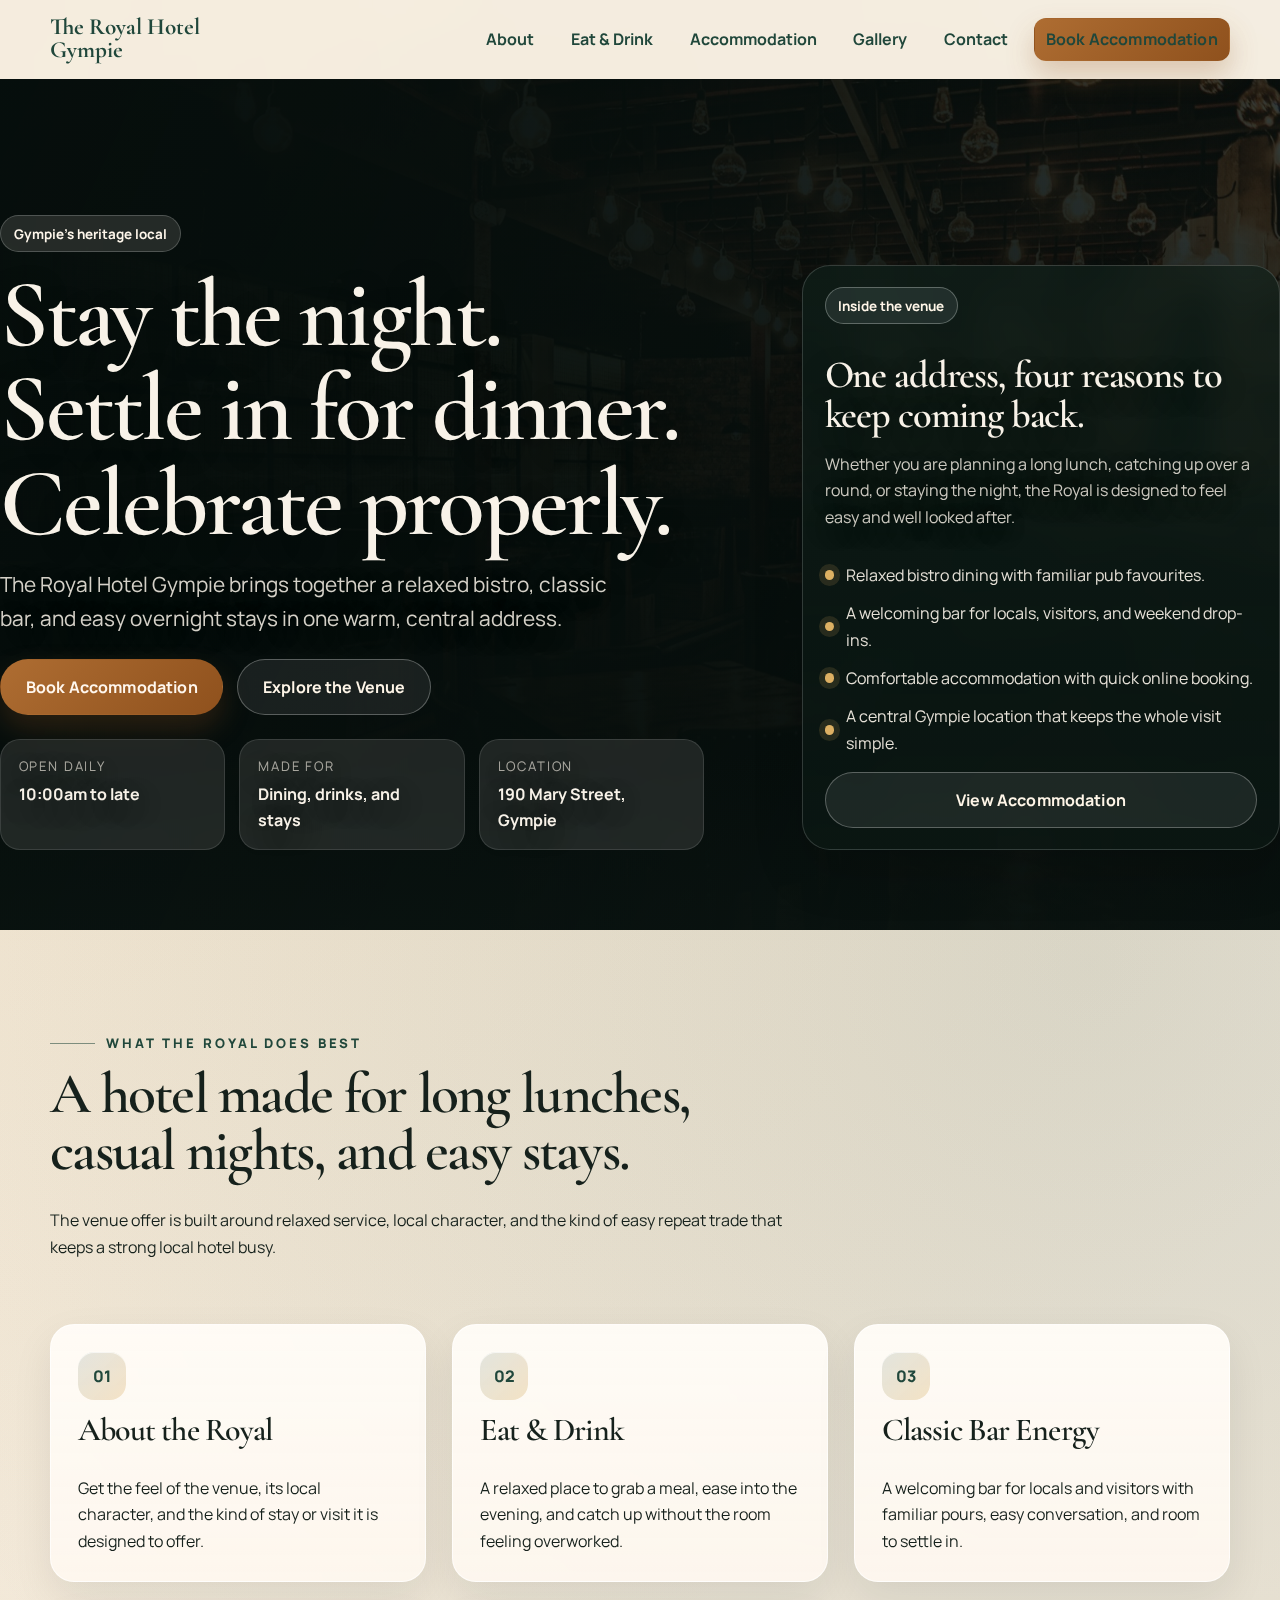
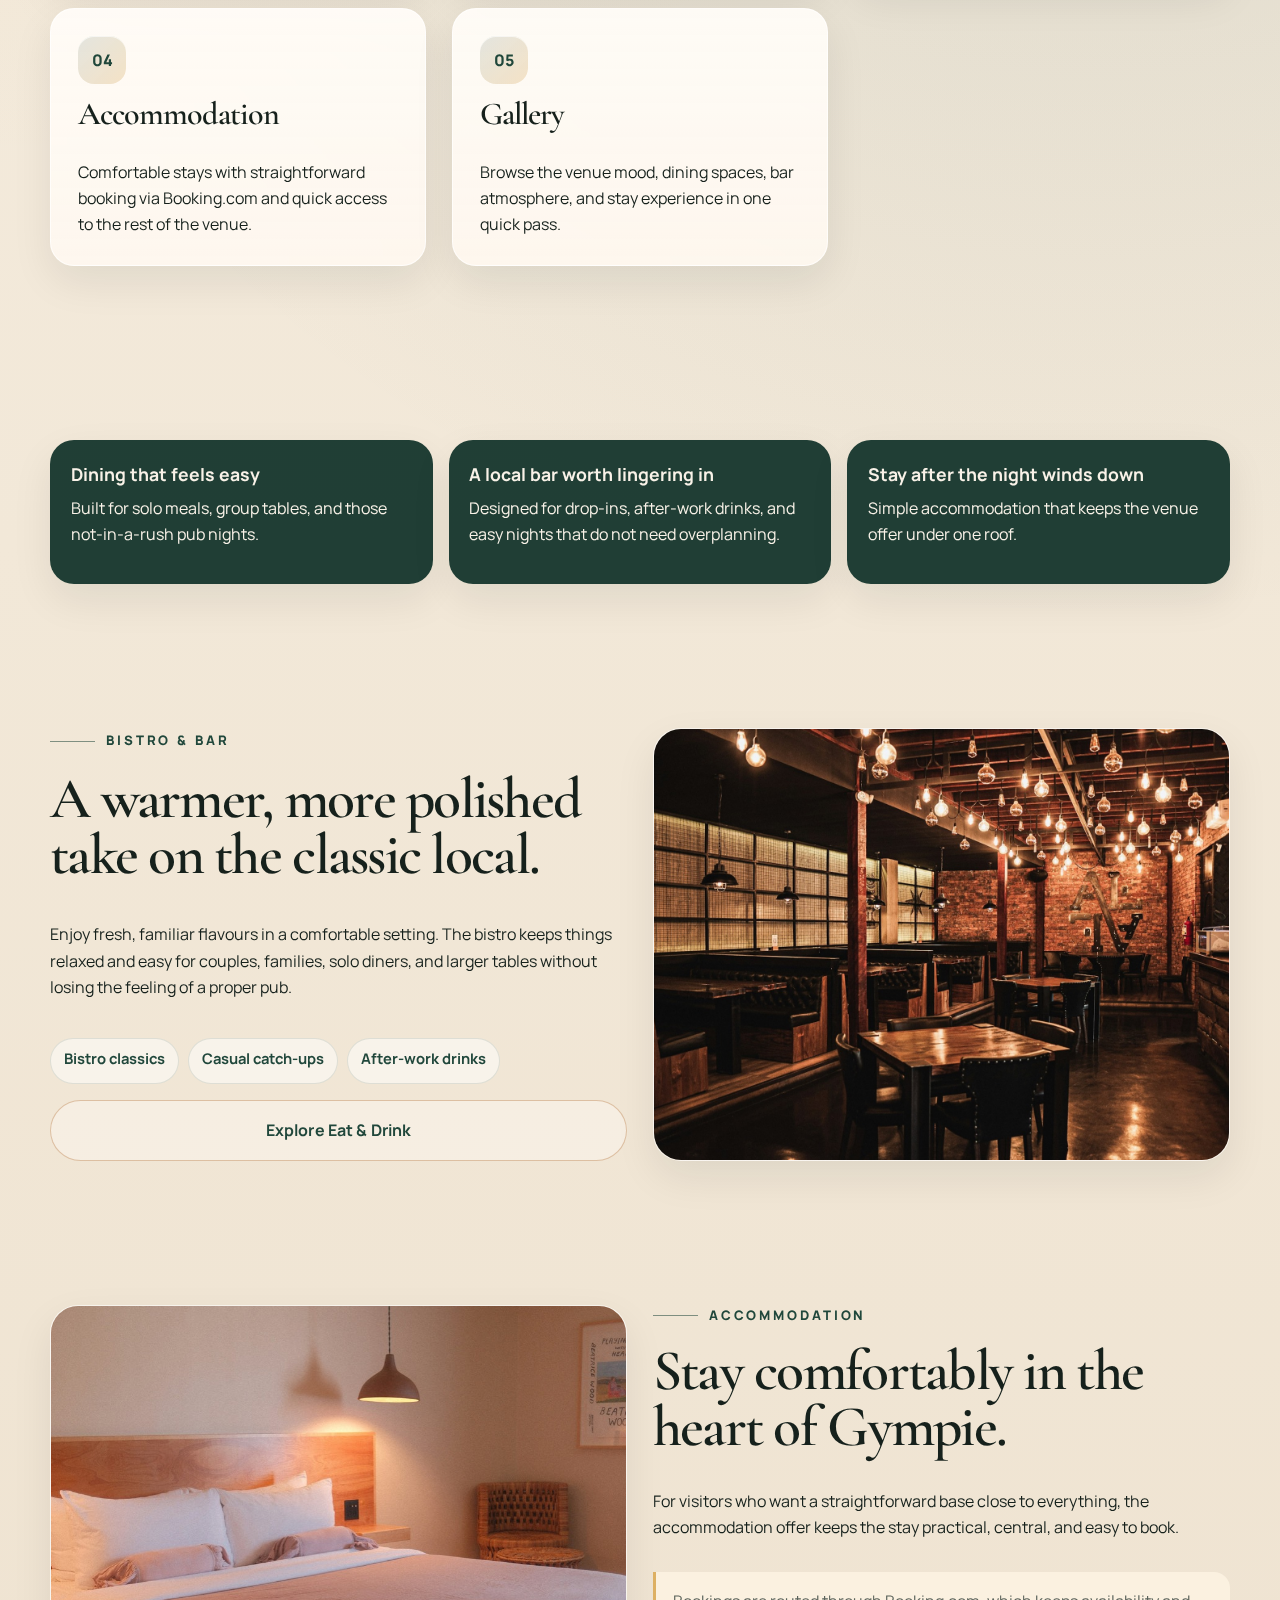
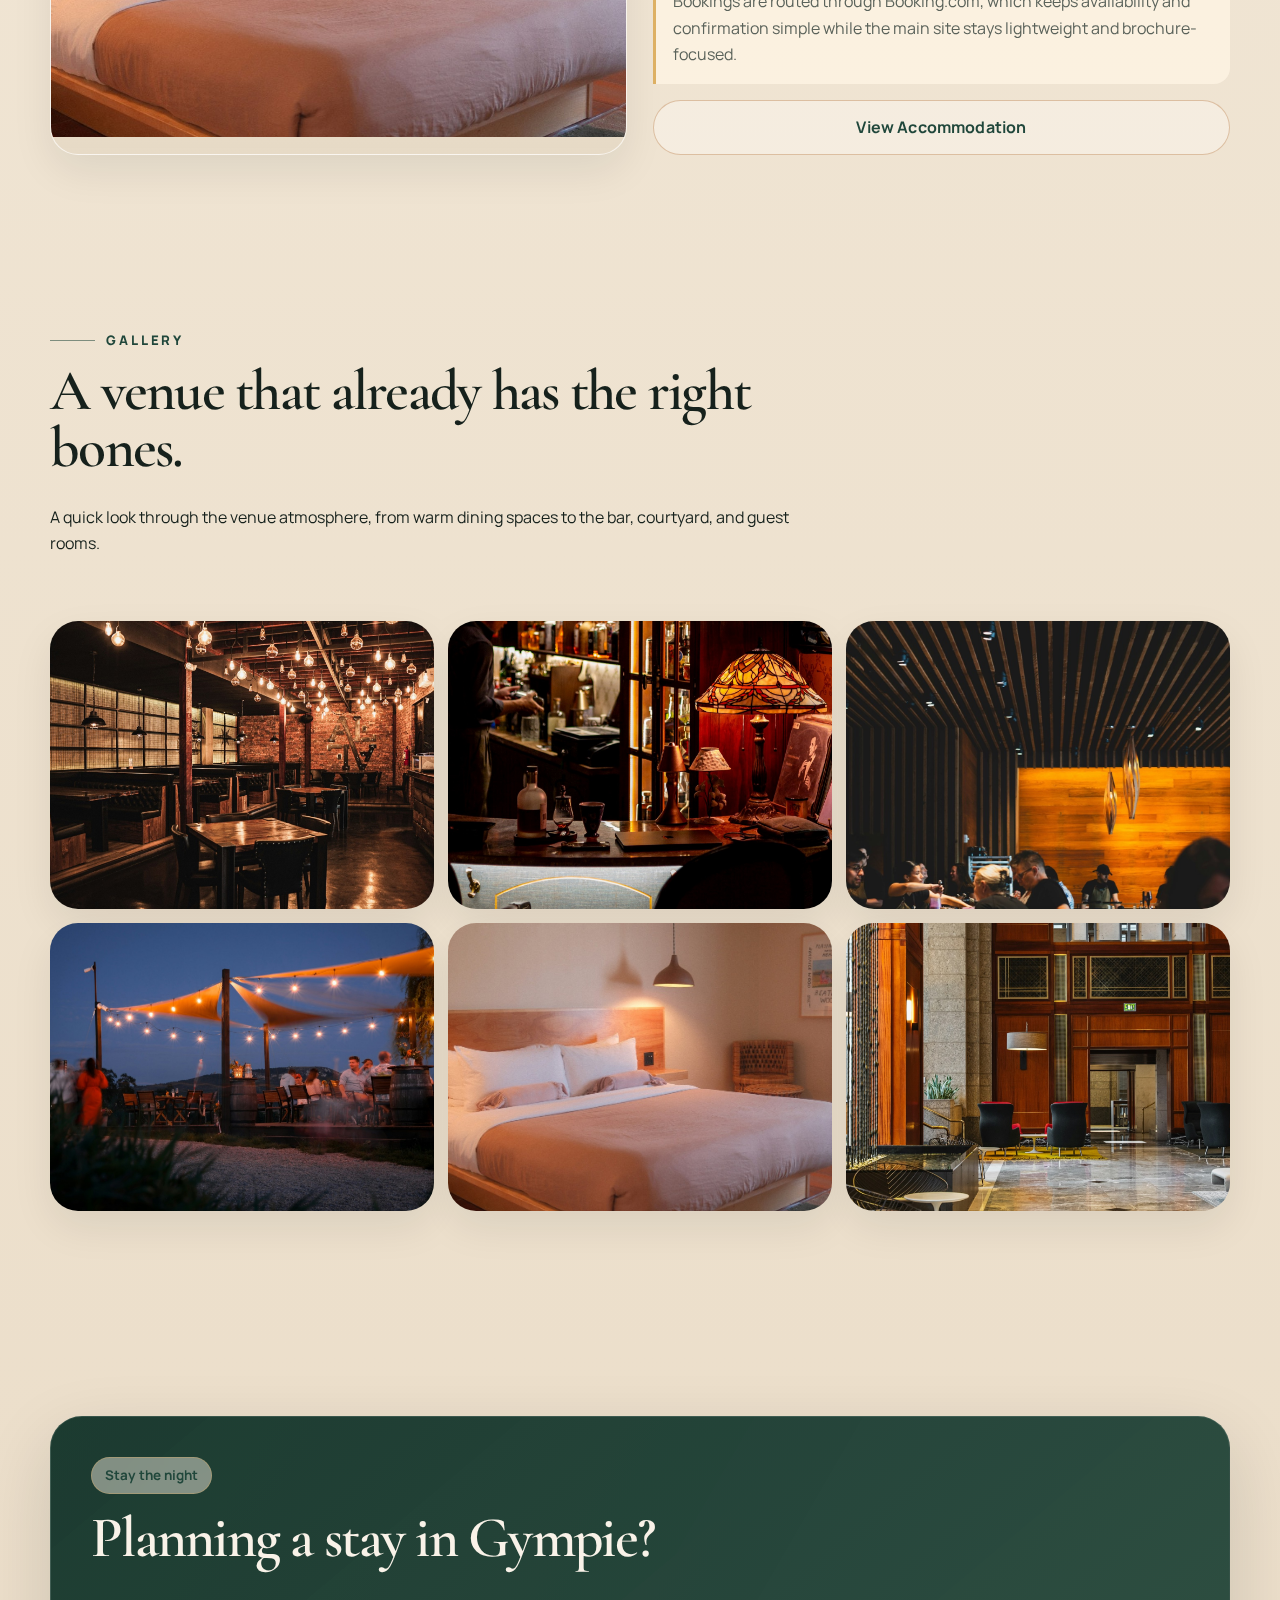
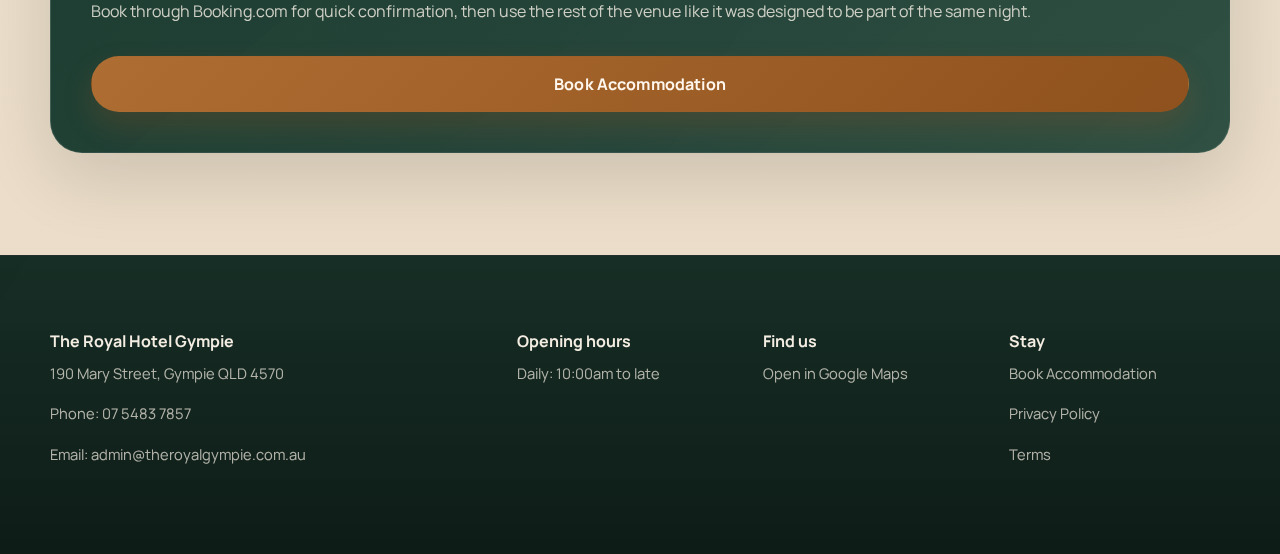
<file: index.html>
<!DOCTYPE html>
<html lang="en-AU">
<head>
  <meta charset="UTF-8">
  <meta name="viewport" content="width=device-width, initial-scale=1">
  <title>The Royal Hotel Gympie | Hospitality in Gympie, Queensland</title>
  <meta name="description" content="Welcome to The Royal Hotel Gympie, a welcoming local in Gympie, Queensland, Australia. Enjoy relaxed dining, a classic bar, and comfortable accommodation." />
  <meta property="og:title" content="The Royal Hotel Gympie" />
  <meta property="og:description" content="Your local in the heart of Gympie for dining, drinks, and accommodation." />
  <meta property="og:type" content="website" />
  <meta property="og:url" content="https://www.royalhotelgympie.com.au" />
  <meta property="og:image" content="assets/img/og-image.jpg" />
  <meta property="og:image:alt" content="The Royal Hotel Gympie" />
  <link rel="icon" href="/assets/img/favicon.svg" type="image/svg+xml" />
  <link rel="stylesheet" href="assets/css/styles.css?v=20260508c" />
  <script type="application/ld+json">
  {
    "@context": "https://schema.org",
    "@type": "Hotel",
    "name": "The Royal Hotel Gympie",
    "url": "https://www.royalhotelgympie.com.au",
    "telephone": "+61 7 5483 7857",
    "email": "admin@theroyalgympie.com.au",
    "address": {
      "@type": "PostalAddress",
      "streetAddress": "190 Mary Street",
      "addressLocality": "Gympie",
      "addressRegion": "QLD",
      "postalCode": "4570",
      "addressCountry": "AU"
    },
    "potentialAction": {
      "@type": "ReserveAction",
      "target": "https://www.booking.com/searchresults.html?ss=The%20Royal%20Hotel%20Gympie%2C%20Gympie%2C%20Queensland%2C%20Australia"
    }
  }
  </script>
</head>
<body>
  <a class="skip-link" href="#main">Skip to content</a>
  <header class="site-header" data-site-header>
    <div class="container header-inner">
      <a class="logo" href="index.html">The Royal Hotel Gympie</a>
      <button class="nav-toggle" type="button" aria-expanded="false" aria-controls="primary-nav" data-nav-toggle>
        <span class="sr-only">Menu</span>
        <span class="nav-toggle-bar"></span>
        <span class="nav-toggle-bar"></span>
        <span class="nav-toggle-bar"></span>
      </button>
      <nav class="nav" aria-label="Primary">
        <ul class="nav-menu" id="primary-nav" data-nav-menu>
          <li><a href="about/index.html">About</a></li>
          <li><a href="eat-drink/index.html">Eat &amp; Drink</a></li>
          <li><a href="accommodation/index.html">Accommodation</a></li>
          <li><a href="gallery/index.html">Gallery</a></li>
          <li><a href="contact/index.html">Contact</a></li>
          <li class="nav-cta"><a class="btn btn-primary" href="https://www.booking.com/searchresults.html?ss=The%20Royal%20Hotel%20Gympie%2C%20Gympie%2C%20Queensland%2C%20Australia" target="_blank" rel="noopener noreferrer">Book Accommodation</a></li>
        </ul>
      </nav>
    </div>
  </header>

  <main id="main">
    <section class="hero hero-home">
      <div class="container hero-shell">
        <div class="hero-content">
          <span class="badge animate">Gympie's heritage local</span>
          <h1 class="animate delay-1">Stay the night. Settle in for dinner. Celebrate properly.</h1>
          <p class="hero-lead animate delay-2">The Royal Hotel Gympie brings together a relaxed bistro, classic bar, and easy overnight stays in one warm, central address.</p>
          <div class="hero-actions animate delay-3">
            <a class="btn btn-primary" href="https://www.booking.com/searchresults.html?ss=The%20Royal%20Hotel%20Gympie%2C%20Gympie%2C%20Queensland%2C%20Australia" target="_blank" rel="noopener noreferrer">Book Accommodation</a>
            <a class="btn btn-outline btn-contrast" href="#highlights">Explore the Venue</a>
          </div>
          <div class="hero-meta animate delay-3" style="display: grid; gap: 0.9rem; margin-top: 1.5rem;">
            <div class="hero-meta-item" style="padding: 1rem 1.1rem; border-radius: 20px; border: 1px solid rgba(255, 255, 255, 0.12); background: rgba(255, 249, 241, 0.1); backdrop-filter: blur(12px);">
              <span class="meta-kicker">Open daily</span>
              <strong>10:00am to late</strong>
            </div>
            <div class="hero-meta-item" style="padding: 1rem 1.1rem; border-radius: 20px; border: 1px solid rgba(255, 255, 255, 0.12); background: rgba(255, 249, 241, 0.1); backdrop-filter: blur(12px);">
              <span class="meta-kicker">Made for</span>
              <strong>Dining, drinks, and stays</strong>
            </div>
            <div class="hero-meta-item" style="padding: 1rem 1.1rem; border-radius: 20px; border: 1px solid rgba(255, 255, 255, 0.12); background: rgba(255, 249, 241, 0.1); backdrop-filter: blur(12px);">
              <span class="meta-kicker">Location</span>
              <strong>190 Mary Street, Gympie</strong>
            </div>
          </div>
        </div>

        <aside class="hero-panel animate delay-2" style="display: grid; gap: 1rem; padding: 1.35rem; background: linear-gradient(180deg, rgba(14, 32, 26, 0.62), rgba(14, 32, 26, 0.36)); border: 1px solid rgba(255, 255, 255, 0.16); border-radius: 28px; box-shadow: 0 24px 50px rgba(4, 8, 7, 0.16); backdrop-filter: blur(18px);">
          <span class="badge">Inside the venue</span>
          <h2>One address, four reasons to keep coming back.</h2>
          <p>Whether you are planning a long lunch, catching up over a round, or staying the night, the Royal is designed to feel easy and well looked after.</p>
          <ul class="hero-list">
            <li>Relaxed bistro dining with familiar pub favourites.</li>
            <li>A welcoming bar for locals, visitors, and weekend drop-ins.</li>
            <li>Comfortable accommodation with quick online booking.</li>
            <li>A central Gympie location that keeps the whole visit simple.</li>
          </ul>
          <a class="btn btn-outline btn-contrast" href="accommodation/index.html">View Accommodation</a>
        </aside>
      </div>
    </section>

    <section class="section" id="highlights">
      <div class="container">
        <div class="section-heading">
          <span class="eyebrow">What the Royal does best</span>
          <h2>A hotel made for long lunches, casual nights, and easy stays.</h2>
          <p>The venue offer is built around relaxed service, local character, and the kind of easy repeat trade that keeps a strong local hotel busy.</p>
        </div>

        <div class="grid grid-3">
          <a class="card feature-card animate" href="about/index.html">
            <div class="feature-index">01</div>
            <h3>About the Royal</h3>
            <p>Get the feel of the venue, its local character, and the kind of stay or visit it is designed to offer.</p>
          </a>
          <a class="card feature-card animate delay-1" href="eat-drink/index.html">
            <div class="feature-index">02</div>
            <h3>Eat &amp; Drink</h3>
            <p>A relaxed place to grab a meal, ease into the evening, and catch up without the room feeling overworked.</p>
          </a>
          <a class="card feature-card animate delay-2" href="eat-drink/index.html">
            <div class="feature-index">03</div>
            <h3>Classic Bar Energy</h3>
            <p>A welcoming bar for locals and visitors with familiar pours, easy conversation, and room to settle in.</p>
          </a>
          <a class="card feature-card animate delay-3" href="accommodation/index.html">
            <div class="feature-index">04</div>
            <h3>Accommodation</h3>
            <p>Comfortable stays with straightforward booking via Booking.com and quick access to the rest of the venue.</p>
          </a>
          <a class="card feature-card animate" href="gallery/index.html">
            <div class="feature-index">05</div>
            <h3>Gallery</h3>
            <p>Browse the venue mood, dining spaces, bar atmosphere, and stay experience in one quick pass.</p>
          </a>
        </div>
      </div>
    </section>

    <section class="section compact">
      <div class="container stats-grid">
        <div class="stat-card">
          <strong>Dining that feels easy</strong>
          <p>Built for solo meals, group tables, and those not-in-a-rush pub nights.</p>
        </div>
        <div class="stat-card">
          <strong>A local bar worth lingering in</strong>
          <p>Designed for drop-ins, after-work drinks, and easy nights that do not need overplanning.</p>
        </div>
        <div class="stat-card">
          <strong>Stay after the night winds down</strong>
          <p>Simple accommodation that keeps the venue offer under one roof.</p>
        </div>
      </div>
    </section>

    <section class="section compact">
      <div class="container grid grid-2 split-section">
        <div class="content-stack">
          <span class="eyebrow">Bistro &amp; bar</span>
          <h2>A warmer, more polished take on the classic local.</h2>
          <p>Enjoy fresh, familiar flavours in a comfortable setting. The bistro keeps things relaxed and easy for couples, families, solo diners, and larger tables without losing the feeling of a proper pub.</p>
          <div class="pill-list">
            <span>Bistro classics</span>
            <span>Casual catch-ups</span>
            <span>After-work drinks</span>
          </div>
          <a class="btn btn-outline" href="eat-drink/index.html">Explore Eat &amp; Drink</a>
        </div>
        <div class="media-frame">
          <img src="assets/img/bistro-dining.jpg" alt="Warm bistro dining room with exposed brick and hanging lights" />
        </div>
      </div>
    </section>

    <section class="section compact">
      <div class="container grid grid-2 split-section">
        <div class="media-frame">
          <img class="room-shot" src="assets/img/guest-room.jpg" alt="Warm guest room with a king bed and soft lighting" />
        </div>
        <div class="content-stack">
          <span class="eyebrow">Accommodation</span>
          <h2>Stay comfortably in the heart of Gympie.</h2>
          <p>For visitors who want a straightforward base close to everything, the accommodation offer keeps the stay practical, central, and easy to book.</p>
          <div class="surface-note">Bookings are routed through Booking.com, which keeps availability and confirmation simple while the main site stays lightweight and brochure-focused.</div>
          <a class="btn btn-outline" href="accommodation/index.html">View Accommodation</a>
        </div>
      </div>
    </section>

    <section class="section">
      <div class="container">
        <div class="section-heading">
          <span class="eyebrow">Gallery</span>
          <h2>A venue that already has the right bones.</h2>
          <p>A quick look through the venue atmosphere, from warm dining spaces to the bar, courtyard, and guest rooms.</p>
        </div>
        <div class="gallery-grid">
          <a class="media-frame" href="gallery/index.html">
            <img src="assets/img/bistro-dining.jpg" alt="Warm bistro dining room with exposed brick and hanging lights" />
          </a>
          <a class="media-frame" href="gallery/index.html">
            <img src="assets/img/bar-lounge.jpg" alt="Moody bar counter with warm lighting and back-shelf bottles" />
          </a>
          <a class="media-frame" href="gallery/index.html">
            <img class="portrait-shot" src="assets/img/bar-evening.jpg" alt="Guests gathered at a warmly lit bar" />
          </a>
          <a class="media-frame" href="gallery/index.html">
            <img src="assets/img/courtyard-dusk.jpg" alt="Outdoor courtyard seating under string lights at dusk" />
          </a>
          <a class="media-frame" href="gallery/index.html">
            <img class="room-shot" src="assets/img/guest-room.jpg" alt="Warm hotel room with a king bed and soft lighting" />
          </a>
          <a class="media-frame" href="gallery/index.html">
            <img src="assets/img/venue-lounge.jpg" alt="Hotel lounge with timber panelling and relaxed seating" />
          </a>
        </div>
      </div>
    </section>

    <section class="section">
      <div class="container">
        <div class="cta-band">
          <span class="badge">Stay the night</span>
          <h2>Planning a stay in Gympie?</h2>
          <p>Book through Booking.com for quick confirmation, then use the rest of the venue like it was designed to be part of the same night.</p>
          <a class="btn btn-primary" href="https://www.booking.com/searchresults.html?ss=The%20Royal%20Hotel%20Gympie%2C%20Gympie%2C%20Queensland%2C%20Australia" target="_blank" rel="noopener noreferrer">Book Accommodation</a>
        </div>
      </div>
    </section>
  </main>

  <footer class="footer">
    <div class="container footer-grid">
      <div>
        <strong>The Royal Hotel Gympie</strong>
        <p class="small">190 Mary Street, Gympie QLD 4570</p>
        <p class="small">Phone: <a href="tel:+61754837857">07 5483 7857</a></p>
        <p class="small">Email: <a href="mailto:admin@theroyalgympie.com.au">admin@theroyalgympie.com.au</a></p>
      </div>
      <div>
        <strong>Opening hours</strong>
        <p class="small">Daily: 10:00am to late</p>
      </div>
      <div>
        <strong>Find us</strong>
        <p class="small"><a href="https://www.google.com/maps/search/?api=1&query=190%20Mary%20Street%2C%20Gympie%20QLD%204570" target="_blank" rel="noopener noreferrer">Open in Google Maps</a></p>
      </div>
      <div>
        <strong>Stay</strong>
        <p class="small"><a href="https://www.booking.com/searchresults.html?ss=The%20Royal%20Hotel%20Gympie%2C%20Gympie%2C%20Queensland%2C%20Australia" target="_blank" rel="noopener noreferrer">Book Accommodation</a></p>
        <p class="small"><a href="privacy.html">Privacy Policy</a></p>
        <p class="small"><a href="terms.html">Terms</a></p>
      </div>
    </div>
  </footer>

  <script src="assets/js/main.js?v=20260508c" defer></script>
</body>
</html>
</file>
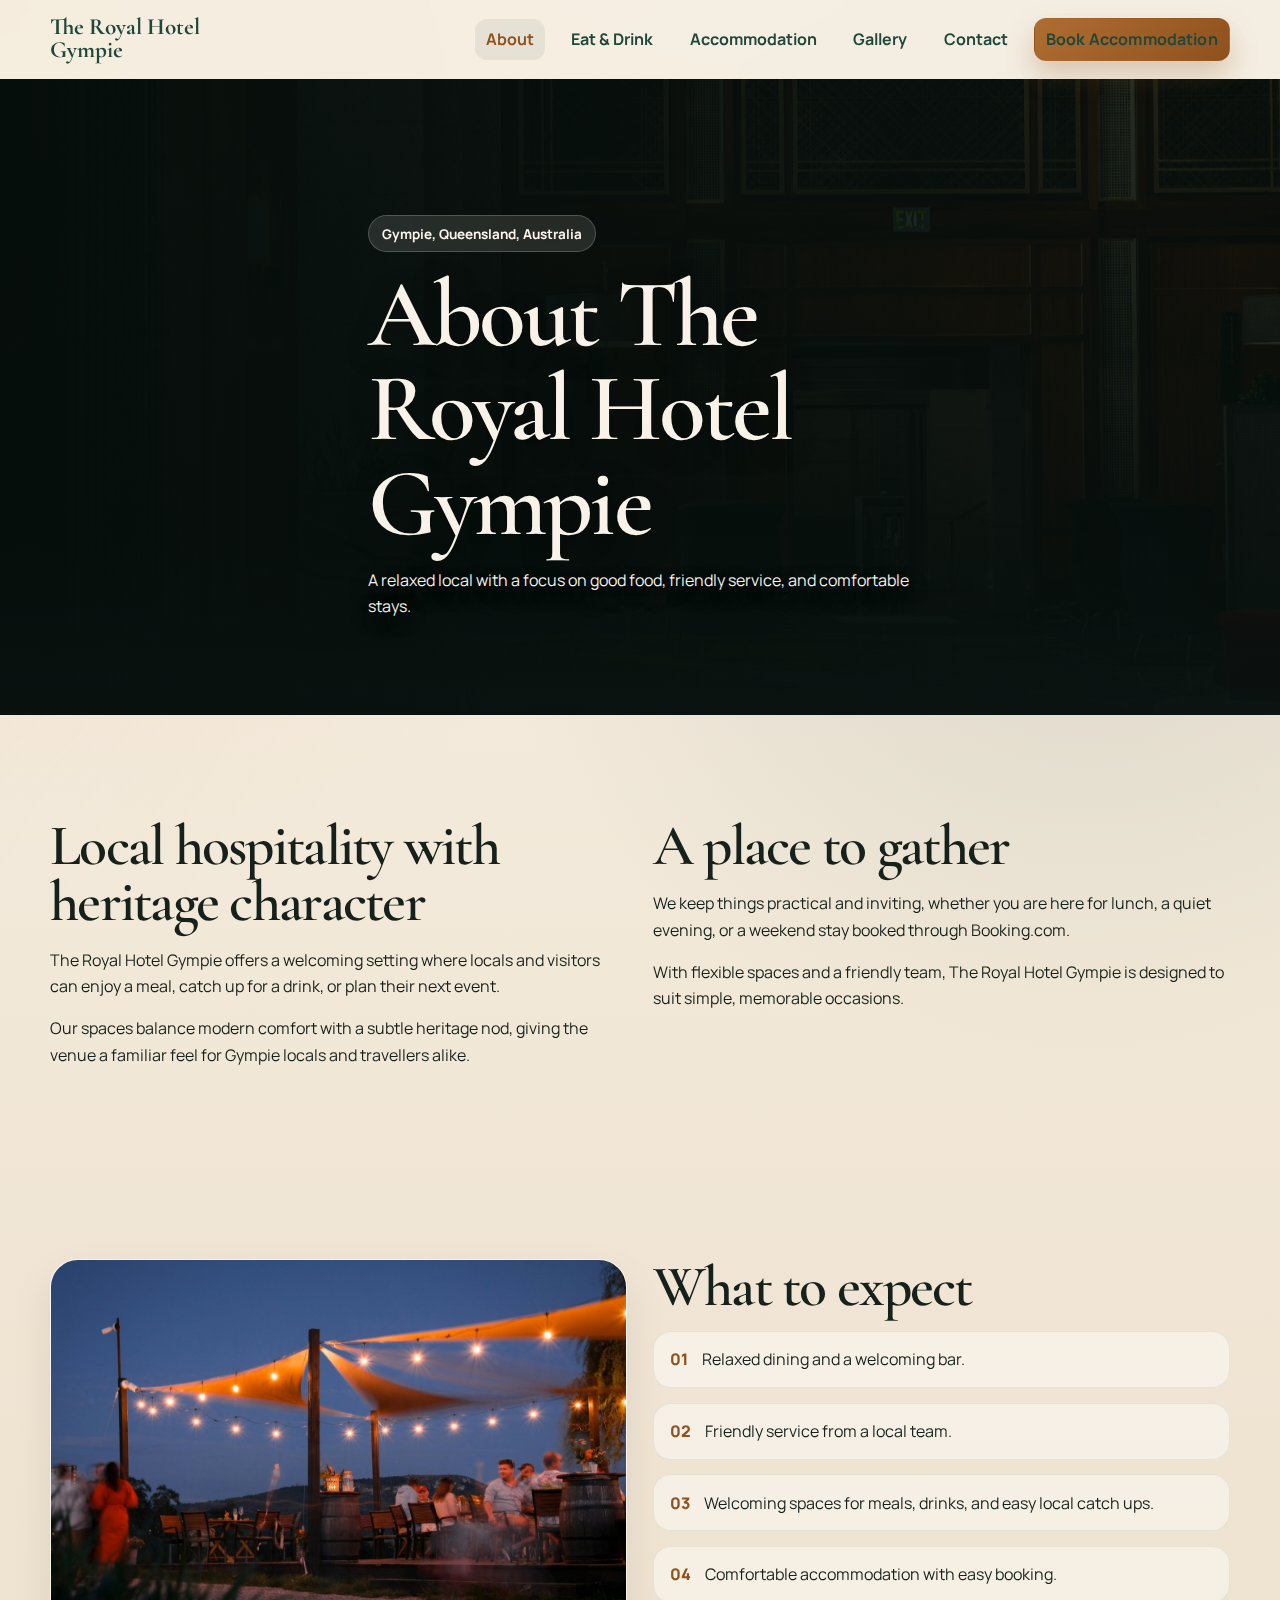
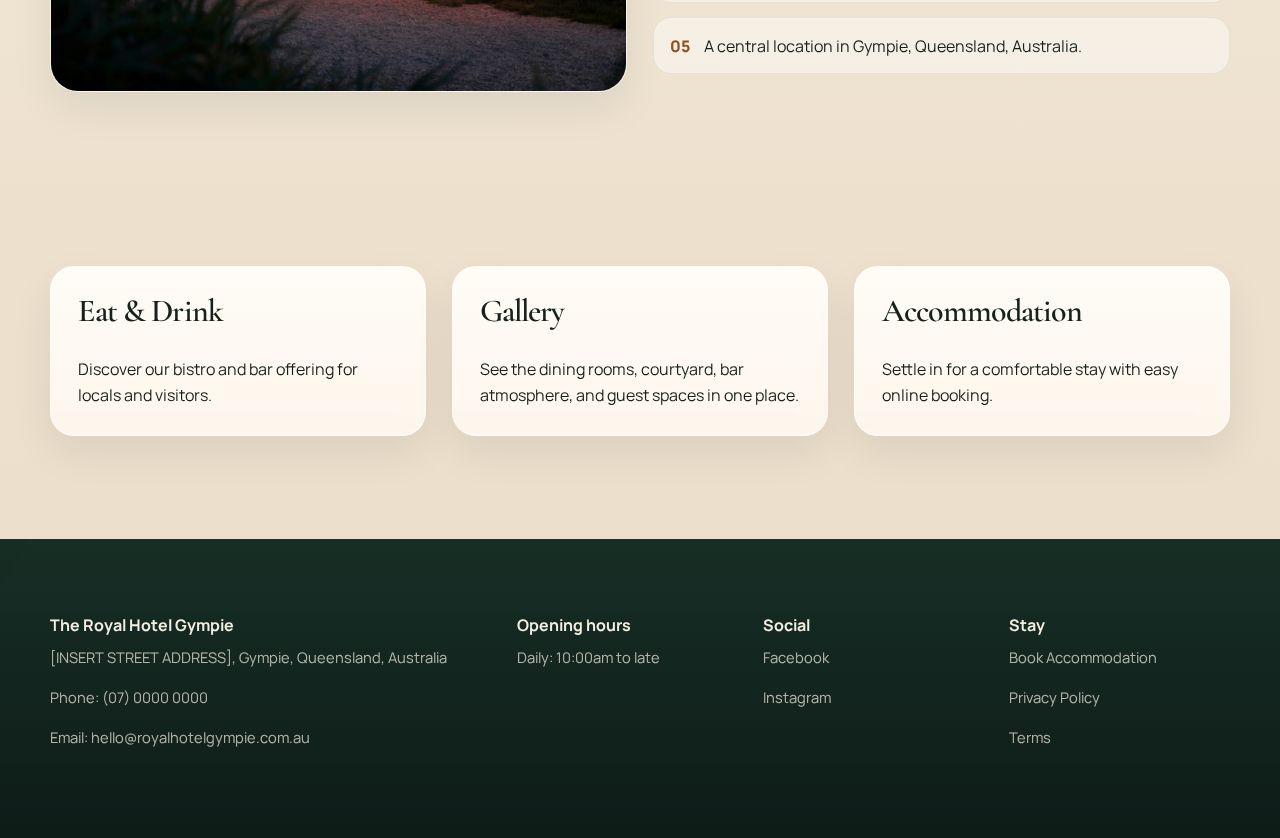
<file: about/index.html>
<!DOCTYPE html>
<html lang="en-AU">
<head>
  <meta charset="UTF-8">
  <meta name="viewport" content="width=device-width, initial-scale=1">
  <title>About | The Royal Hotel Gympie</title>
  <meta name="description" content="Learn about The Royal Hotel Gympie, a welcoming hospitality venue in Gympie, Queensland, Australia, offering dining, drinks, and accommodation." />
  <meta property="og:title" content="About The Royal Hotel Gympie" />
  <meta property="og:description" content="A welcoming local in Gympie with dining, a relaxed bar, courtyard spaces, and accommodation." />
  <meta property="og:type" content="website" />
  <meta property="og:url" content="https://www.royalhotelgympie.com.au/about/" />
  <meta property="og:image" content="../assets/img/og-image.jpg" />
  <meta property="og:image:alt" content="The Royal Hotel Gympie" />
  <link rel="icon" href="/assets/img/favicon.svg" type="image/svg+xml" />
  <link rel="stylesheet" href="../assets/css/styles.css" />
  <script type="application/ld+json">
  {
    "@context": "https://schema.org",
    "@type": "Hotel",
    "name": "The Royal Hotel Gympie",
    "url": "https://www.royalhotelgympie.com.au/about/",
    "telephone": "(07) 0000 0000",
    "address": {
      "@type": "PostalAddress",
      "streetAddress": "[INSERT STREET ADDRESS]",
      "addressLocality": "Gympie",
      "addressRegion": "Queensland",
      "addressCountry": "Australia"
    },
    "potentialAction": {
      "@type": "ReserveAction",
      "target": "https://www.booking.com/PLACEHOLDER"
    }
  }
  </script>
</head>
<body>
  <a class="skip-link" href="#main">Skip to content</a>
  <header class="site-header" data-site-header>
    <div class="container header-inner">
      <a class="logo" href="../index.html">The Royal Hotel Gympie</a>
      <button class="nav-toggle" type="button" aria-expanded="false" aria-controls="primary-nav" data-nav-toggle>
        <span class="sr-only">Menu</span>
        <span class="nav-toggle-bar"></span>
        <span class="nav-toggle-bar"></span>
        <span class="nav-toggle-bar"></span>
      </button>
      <nav class="nav" aria-label="Primary">
        <ul class="nav-menu" id="primary-nav" data-nav-menu>
          <li><a href="../about/index.html" aria-current="page">About</a></li>
          <li><a href="../eat-drink/index.html">Eat &amp; Drink</a></li>
          <li><a href="../accommodation/index.html">Accommodation</a></li>
          <li><a href="../gallery/index.html">Gallery</a></li>
          <li><a href="../contact/index.html">Contact</a></li>
          <li class="nav-cta"><a class="btn btn-primary" href="https://www.booking.com/PLACEHOLDER" target="_blank" rel="noopener noreferrer">Book Accommodation</a></li>
        </ul>
      </nav>
    </div>
  </header>

  <main id="main">
    <section class="hero page-hero hero-about">
      <div class="container hero-content">
        <span class="badge">Gympie, Queensland, Australia</span>
        <h1>About The Royal Hotel Gympie</h1>
        <p>A relaxed local with a focus on good food, friendly service, and comfortable stays.</p>
      </div>
    </section>

    <section class="section">
      <div class="container grid grid-2">
        <div>
          <h2>Local hospitality with heritage character</h2>
          <p>The Royal Hotel Gympie offers a welcoming setting where locals and visitors can enjoy a meal, catch up for a drink, or plan their next event.</p>
          <p>Our spaces balance modern comfort with a subtle heritage nod, giving the venue a familiar feel for Gympie locals and travellers alike.</p>
        </div>
        <div>
          <h2>A place to gather</h2>
          <p>We keep things practical and inviting, whether you are here for lunch, a quiet evening, or a weekend stay booked through Booking.com.</p>
          <p>With flexible spaces and a friendly team, The Royal Hotel Gympie is designed to suit simple, memorable occasions.</p>
        </div>
      </div>
    </section>

    <section class="section compact">
      <div class="container grid grid-2">
        <div class="media-frame">
          <img src="../assets/img/courtyard-dusk.jpg" alt="Outdoor courtyard seating under string lights at dusk" />
        </div>
        <div>
          <h2>What to expect</h2>
          <ul class="highlight-list">
            <li><span>01</span>Relaxed dining and a welcoming bar.</li>
            <li><span>02</span>Friendly service from a local team.</li>
            <li><span>03</span>Welcoming spaces for meals, drinks, and easy local catch ups.</li>
            <li><span>04</span>Comfortable accommodation with easy booking.</li>
            <li><span>05</span>A central location in Gympie, Queensland, Australia.</li>
          </ul>
        </div>
      </div>
    </section>

    <section class="section">
      <div class="container grid grid-3">
        <a class="card" href="../eat-drink/index.html">
          <h3>Eat &amp; Drink</h3>
          <p>Discover our bistro and bar offering for locals and visitors.</p>
        </a>
        <a class="card" href="../gallery/index.html">
          <h3>Gallery</h3>
          <p>See the dining rooms, courtyard, bar atmosphere, and guest spaces in one place.</p>
        </a>
        <a class="card" href="../accommodation/index.html">
          <h3>Accommodation</h3>
          <p>Settle in for a comfortable stay with easy online booking.</p>
        </a>
      </div>
    </section>
  </main>

  <footer class="footer">
    <div class="container footer-grid">
      <div>
        <strong>The Royal Hotel Gympie</strong>
        <p class="small">[INSERT STREET ADDRESS], Gympie, Queensland, Australia</p>
        <p class="small">Phone: (07) 0000 0000</p>
        <p class="small">Email: hello@royalhotelgympie.com.au</p>
      </div>
      <div>
        <strong>Opening hours</strong>
        <p class="small">Daily: 10:00am to late</p>
      </div>
      <div>
        <strong>Social</strong>
        <p class="small"><a href="https://www.facebook.com/PLACEHOLDER">Facebook</a></p>
        <p class="small"><a href="https://www.instagram.com/PLACEHOLDER">Instagram</a></p>
      </div>
      <div>
        <strong>Stay</strong>
        <p class="small"><a href="https://www.booking.com/PLACEHOLDER" target="_blank" rel="noopener noreferrer">Book Accommodation</a></p>
        <p class="small"><a href="../privacy.html">Privacy Policy</a></p>
        <p class="small"><a href="../terms.html">Terms</a></p>
      </div>
    </div>
  </footer>

  <script src="../assets/js/main.js" defer></script>
</body>
</html>
</file>
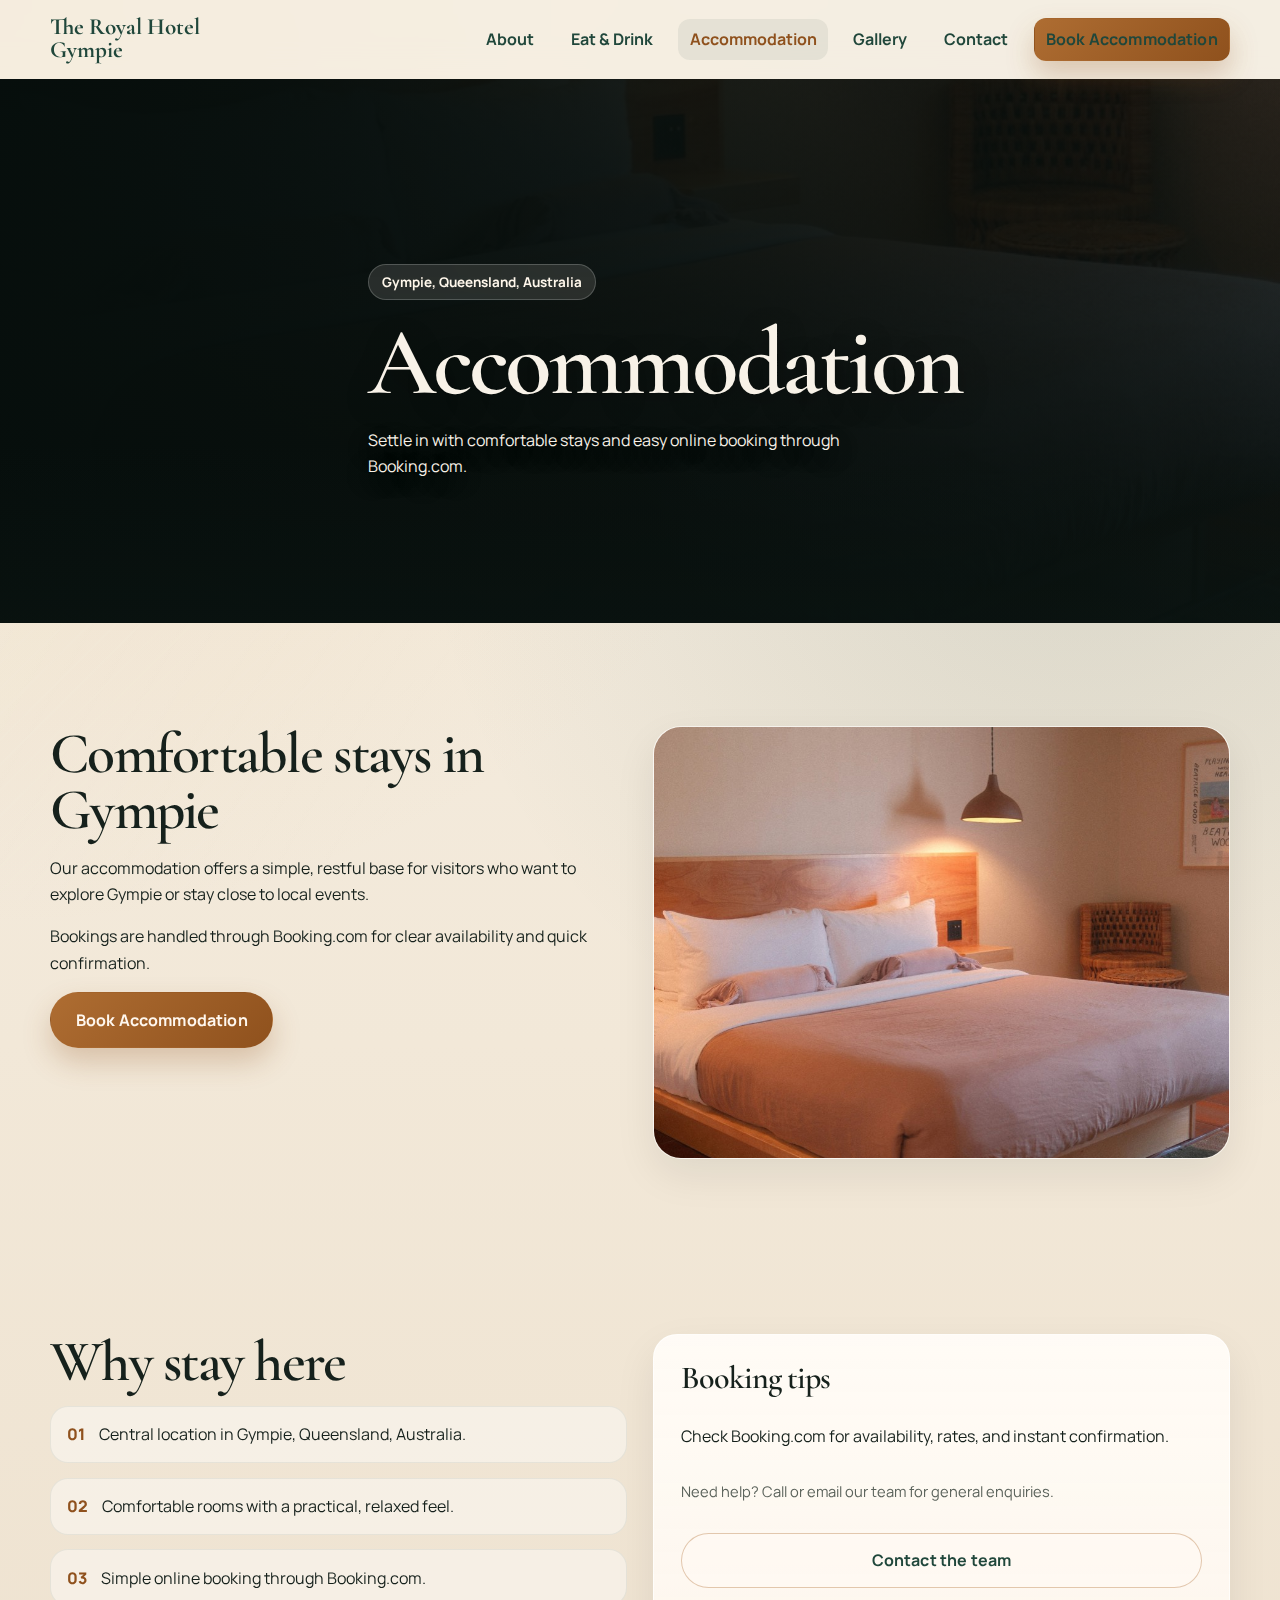
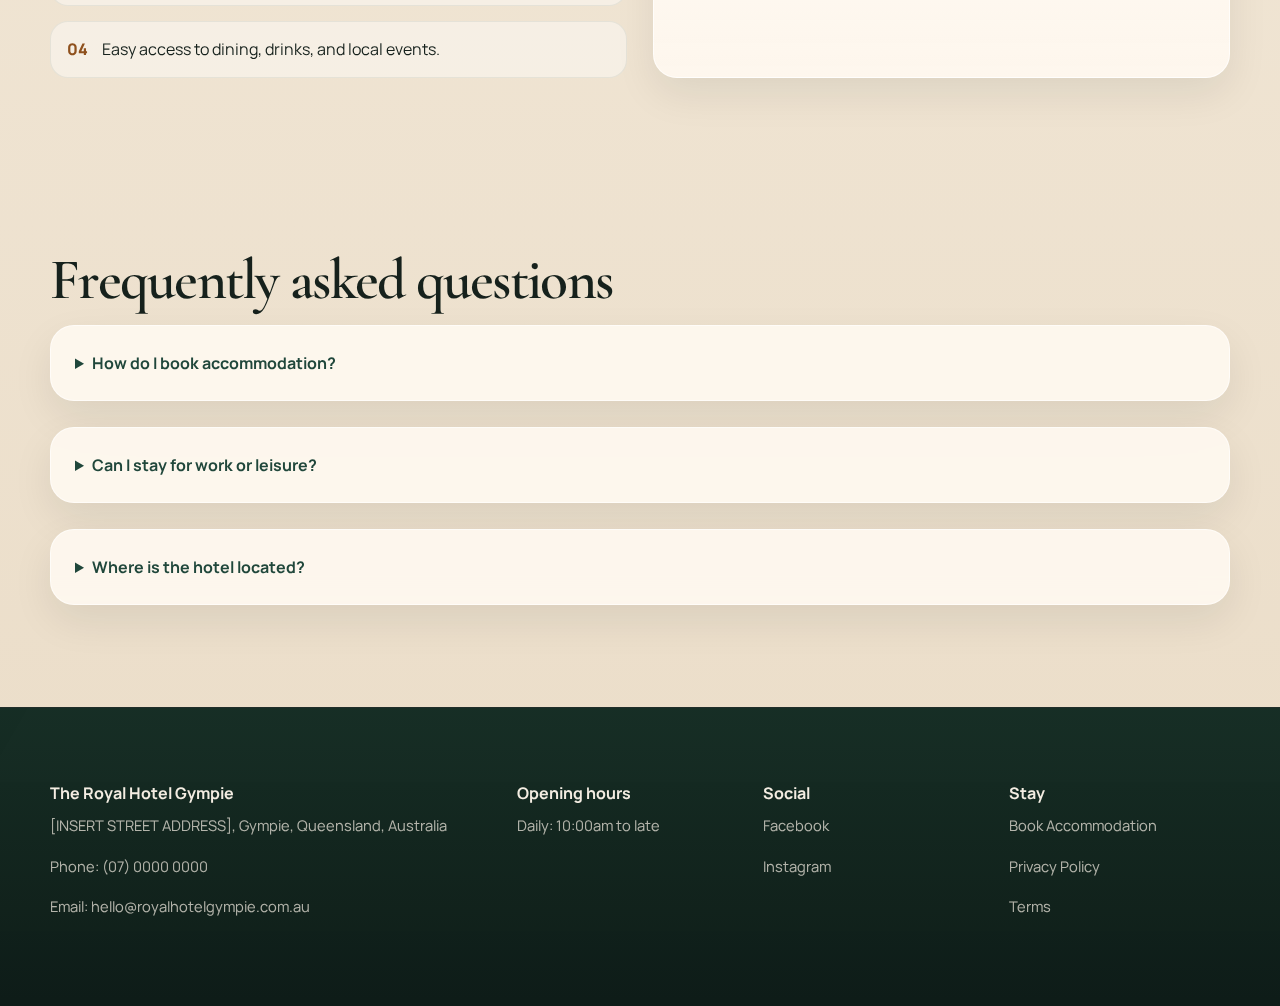
<file: accommodation/index.html>
<!DOCTYPE html>
<html lang="en-AU">
<head>
  <meta charset="UTF-8">
  <meta name="viewport" content="width=device-width, initial-scale=1">
  <title>Accommodation | The Royal Hotel Gympie</title>
  <meta name="description" content="Stay at The Royal Hotel Gympie in Gympie, Queensland, Australia. Comfortable accommodation with easy booking through Booking.com." />
  <meta property="og:title" content="Accommodation at The Royal Hotel Gympie" />
  <meta property="og:description" content="Comfortable stays with easy booking via Booking.com in Gympie." />
  <meta property="og:type" content="website" />
  <meta property="og:url" content="https://www.royalhotelgympie.com.au/accommodation/" />
  <meta property="og:image" content="../assets/img/og-image.jpg" />
  <meta property="og:image:alt" content="Accommodation at The Royal Hotel Gympie" />
  <link rel="icon" href="/assets/img/favicon.svg" type="image/svg+xml" />
  <link rel="stylesheet" href="../assets/css/styles.css?v=20260508c" />
  <script type="application/ld+json">
  {
    "@context": "https://schema.org",
    "@type": "Hotel",
    "name": "The Royal Hotel Gympie",
    "url": "https://www.royalhotelgympie.com.au/accommodation/",
    "telephone": "(07) 0000 0000",
    "address": {
      "@type": "PostalAddress",
      "streetAddress": "[INSERT STREET ADDRESS]",
      "addressLocality": "Gympie",
      "addressRegion": "Queensland",
      "addressCountry": "Australia"
    },
    "potentialAction": {
      "@type": "ReserveAction",
      "target": "https://www.booking.com/PLACEHOLDER"
    }
  }
  </script>
</head>
<body>
  <a class="skip-link" href="#main">Skip to content</a>
  <header class="site-header" data-site-header>
    <div class="container header-inner">
      <a class="logo" href="../index.html">The Royal Hotel Gympie</a>
      <button class="nav-toggle" type="button" aria-expanded="false" aria-controls="primary-nav" data-nav-toggle>
        <span class="sr-only">Menu</span>
        <span class="nav-toggle-bar"></span>
        <span class="nav-toggle-bar"></span>
        <span class="nav-toggle-bar"></span>
      </button>
      <nav class="nav" aria-label="Primary">
        <ul class="nav-menu" id="primary-nav" data-nav-menu>
          <li><a href="../about/index.html">About</a></li>
          <li><a href="../eat-drink/index.html">Eat &amp; Drink</a></li>
          <li><a href="../accommodation/index.html" aria-current="page">Accommodation</a></li>
          <li><a href="../gallery/index.html">Gallery</a></li>
          <li><a href="../contact/index.html">Contact</a></li>
          <li class="nav-cta"><a class="btn btn-primary" href="https://www.booking.com/PLACEHOLDER" target="_blank" rel="noopener noreferrer">Book Accommodation</a></li>
        </ul>
      </nav>
    </div>
  </header>

  <main id="main">
    <section class="hero page-hero hero-accommodation">
      <div class="container hero-content">
        <span class="badge">Gympie, Queensland, Australia</span>
        <h1>Accommodation</h1>
        <p>Settle in with comfortable stays and easy online booking through Booking.com.</p>
      </div>
    </section>

    <section class="section">
      <div class="container grid grid-2">
        <div>
          <h2>Comfortable stays in Gympie</h2>
          <p>Our accommodation offers a simple, restful base for visitors who want to explore Gympie or stay close to local events.</p>
          <p>Bookings are handled through Booking.com for clear availability and quick confirmation.</p>
          <a class="btn btn-primary" href="https://www.booking.com/PLACEHOLDER" target="_blank" rel="noopener noreferrer">Book Accommodation</a>
        </div>
        <div class="media-frame">
          <img class="room-shot" src="../assets/img/guest-room.jpg" alt="Warm guest room with a king bed and soft lighting" />
        </div>
      </div>
    </section>

    <section class="section compact">
      <div class="container grid grid-2">
        <div>
          <h2>Why stay here</h2>
          <ul class="highlight-list">
            <li><span>01</span>Central location in Gympie, Queensland, Australia.</li>
            <li><span>02</span>Comfortable rooms with a practical, relaxed feel.</li>
            <li><span>03</span>Simple online booking through Booking.com.</li>
            <li><span>04</span>Easy access to dining, drinks, and local events.</li>
          </ul>
        </div>
        <div class="card">
          <h3>Booking tips</h3>
          <p>Check Booking.com for availability, rates, and instant confirmation.</p>
          <p class="small">Need help? Call or email our team for general enquiries.</p>
          <a class="btn btn-outline" href="../contact/index.html">Contact the team</a>
        </div>
      </div>
    </section>

    <section class="section">
      <div class="container">
        <h2>Frequently asked questions</h2>
        <div class="grid">
          <details class="surface">
            <summary>How do I book accommodation?</summary>
            <p>Bookings are available through Booking.com for quick confirmation and updated availability.</p>
          </details>
          <details class="surface">
            <summary>Can I stay for work or leisure?</summary>
            <p>Yes. Our accommodation suits both work trips and relaxed local getaways.</p>
          </details>
          <details class="surface">
            <summary>Where is the hotel located?</summary>
            <p>We are located in Gympie, Queensland, Australia. Please see the contact page for directions.</p>
          </details>
        </div>
      </div>
    </section>
  </main>

  <footer class="footer">
    <div class="container footer-grid">
      <div>
        <strong>The Royal Hotel Gympie</strong>
        <p class="small">[INSERT STREET ADDRESS], Gympie, Queensland, Australia</p>
        <p class="small">Phone: (07) 0000 0000</p>
        <p class="small">Email: hello@royalhotelgympie.com.au</p>
      </div>
      <div>
        <strong>Opening hours</strong>
        <p class="small">Daily: 10:00am to late</p>
      </div>
      <div>
        <strong>Social</strong>
        <p class="small"><a href="https://www.facebook.com/PLACEHOLDER">Facebook</a></p>
        <p class="small"><a href="https://www.instagram.com/PLACEHOLDER">Instagram</a></p>
      </div>
      <div>
        <strong>Stay</strong>
        <p class="small"><a href="https://www.booking.com/PLACEHOLDER" target="_blank" rel="noopener noreferrer">Book Accommodation</a></p>
        <p class="small"><a href="../privacy.html">Privacy Policy</a></p>
        <p class="small"><a href="../terms.html">Terms</a></p>
      </div>
    </div>
  </footer>

  <script src="../assets/js/main.js?v=20260508c" defer></script>
</body>
</html>
</file>
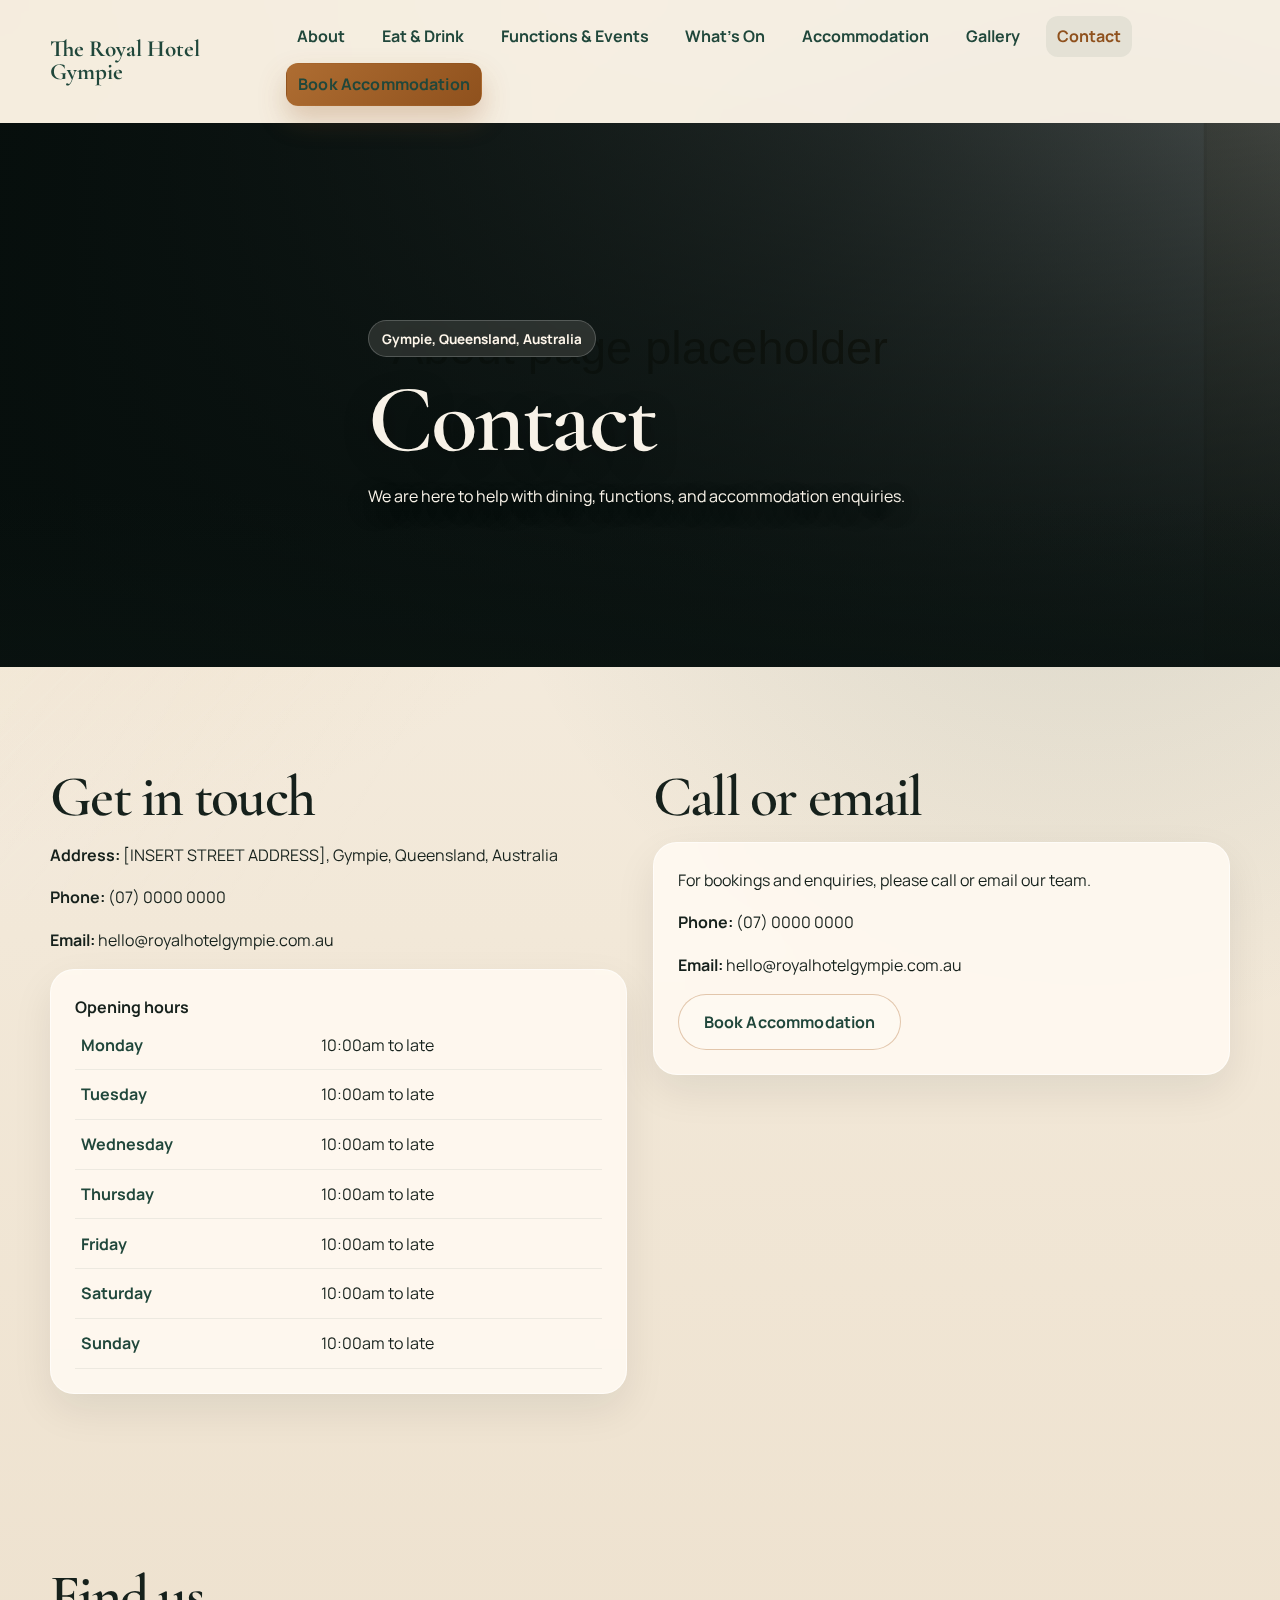
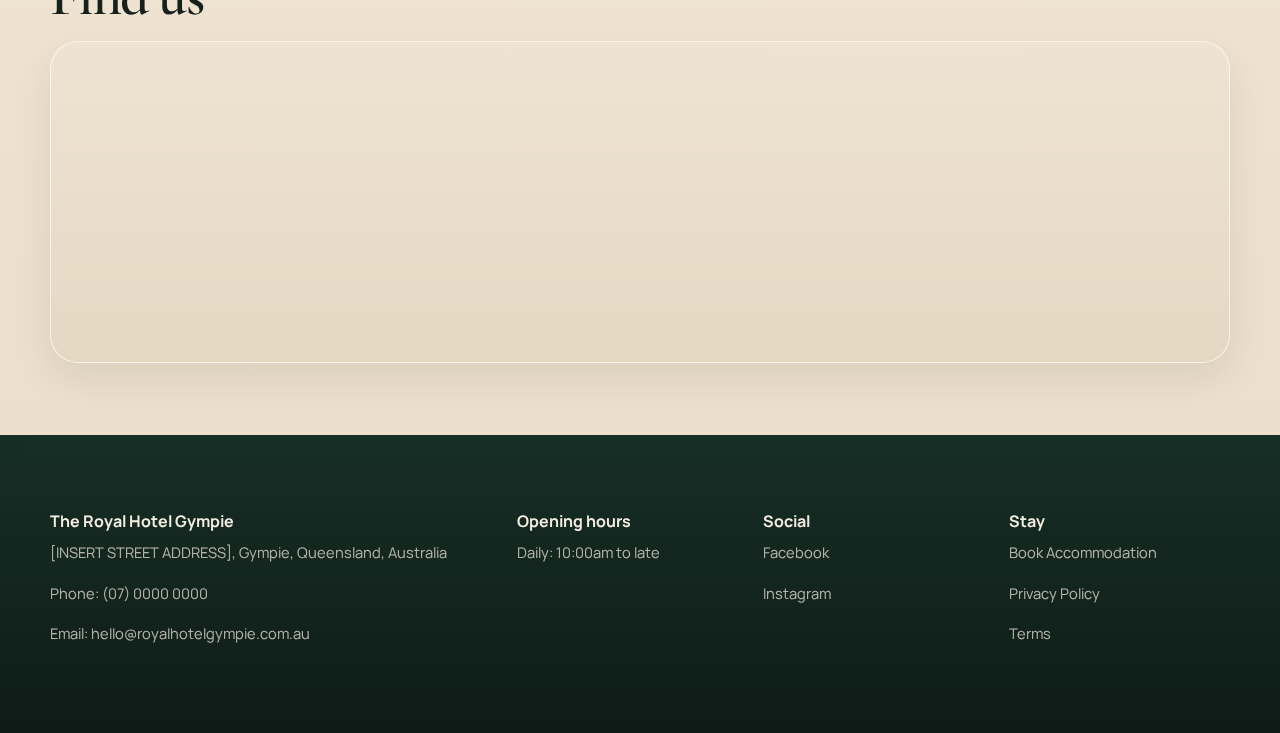
<file: contact/index.html>
<!DOCTYPE html>
<html lang="en-AU">
<head>
  <meta charset="UTF-8">
  <meta name="viewport" content="width=device-width, initial-scale=1">
  <title>Contact | The Royal Hotel Gympie</title>
  <meta name="description" content="Contact The Royal Hotel Gympie in Gympie, Queensland, Australia for bookings and enquiries about dining, functions, and accommodation." />
  <meta property="og:title" content="Contact The Royal Hotel Gympie" />
  <meta property="og:description" content="Get in touch with The Royal Hotel Gympie for enquiries and bookings." />
  <meta property="og:type" content="website" />
  <meta property="og:url" content="https://www.royalhotelgympie.com.au/contact/" />
  <meta property="og:image" content="../assets/img/og-placeholder.svg" />
  <meta property="og:image:alt" content="Contact The Royal Hotel Gympie" />
  <link rel="stylesheet" href="../assets/css/styles.css" />
  <script type="application/ld+json">
  {
    "@context": "https://schema.org",
    "@type": "Hotel",
    "name": "The Royal Hotel Gympie",
    "url": "https://www.royalhotelgympie.com.au/contact/",
    "telephone": "(07) 0000 0000",
    "address": {
      "@type": "PostalAddress",
      "streetAddress": "[INSERT STREET ADDRESS]",
      "addressLocality": "Gympie",
      "addressRegion": "Queensland",
      "addressCountry": "Australia"
    },
    "potentialAction": {
      "@type": "ReserveAction",
      "target": "https://www.booking.com/PLACEHOLDER"
    }
  }
  </script>
</head>
<body>
  <a class="skip-link" href="#main">Skip to content</a>
  <header class="site-header" data-site-header>
    <div class="container header-inner">
      <a class="logo" href="../index.html">The Royal Hotel Gympie</a>
      <button class="nav-toggle" type="button" aria-expanded="false" aria-controls="primary-nav" data-nav-toggle>
        <span class="sr-only">Menu</span>
        <span class="nav-toggle-bar"></span>
        <span class="nav-toggle-bar"></span>
        <span class="nav-toggle-bar"></span>
      </button>
      <nav class="nav" aria-label="Primary">
        <ul class="nav-menu" id="primary-nav" data-nav-menu>
          <li><a href="../about/index.html">About</a></li>
          <li><a href="../eat-drink/index.html">Eat &amp; Drink</a></li>
          <li><a href="../functions/index.html">Functions &amp; Events</a></li>
          <li><a href="../whats-on/index.html">What&#8217;s On</a></li>
          <li><a href="../accommodation/index.html">Accommodation</a></li>
          <li><a href="../gallery/index.html">Gallery</a></li>
          <li><a href="../contact/index.html" aria-current="page">Contact</a></li>
          <li class="nav-cta"><a class="btn btn-primary" href="https://www.booking.com/PLACEHOLDER" target="_blank" rel="noopener noreferrer">Book Accommodation</a></li>
        </ul>
      </nav>
    </div>
  </header>

  <main id="main">
    <section class="hero page-hero hero-contact" style="background-image: linear-gradient(115deg, rgba(6, 14, 12, 0.92), rgba(6, 14, 12, 0.6) 56%, rgba(6, 14, 12, 0.28)), linear-gradient(180deg, rgba(6, 14, 12, 0.15), rgba(6, 14, 12, 0.76)), url('../assets/img/about-placeholder.svg');">
      <div class="container hero-content">
        <span class="badge">Gympie, Queensland, Australia</span>
        <h1>Contact</h1>
        <p>We are here to help with dining, functions, and accommodation enquiries.</p>
      </div>
    </section>

    <section class="section">
      <div class="container grid grid-2">
        <div>
          <h2>Get in touch</h2>
          <p><strong>Address:</strong> [INSERT STREET ADDRESS], Gympie, Queensland, Australia</p>
          <p><strong>Phone:</strong> (07) 0000 0000</p>
          <p><strong>Email:</strong> hello@royalhotelgympie.com.au</p>
          <div class="surface">
            <strong>Opening hours</strong>
            <table class="table" aria-label="Opening hours">
              <tbody>
                <tr>
                  <th>Monday</th>
                  <td>10:00am to late</td>
                </tr>
                <tr>
                  <th>Tuesday</th>
                  <td>10:00am to late</td>
                </tr>
                <tr>
                  <th>Wednesday</th>
                  <td>10:00am to late</td>
                </tr>
                <tr>
                  <th>Thursday</th>
                  <td>10:00am to late</td>
                </tr>
                <tr>
                  <th>Friday</th>
                  <td>10:00am to late</td>
                </tr>
                <tr>
                  <th>Saturday</th>
                  <td>10:00am to late</td>
                </tr>
                <tr>
                  <th>Sunday</th>
                  <td>10:00am to late</td>
                </tr>
              </tbody>
            </table>
          </div>
        </div>
        <div>
          <h2>Call or email</h2>
          <div class="surface">
            <p>For bookings and enquiries, please call or email our team.</p>
            <p><strong>Phone:</strong> (07) 0000 0000</p>
            <p><strong>Email:</strong> hello@royalhotelgympie.com.au</p>
            <a class="btn btn-outline" href="https://www.booking.com/PLACEHOLDER" target="_blank" rel="noopener noreferrer">Book Accommodation</a>
          </div>
        </div>
      </div>
    </section>

    <section class="section compact">
      <div class="container">
        <h2>Find us</h2>
        <div class="media-frame">
          <!-- Replace the placeholder src with a real map embed URL -->
          <iframe
            title="Map placeholder for The Royal Hotel Gympie"
            src="https://maps.google.com/maps?q=Gympie%20Queensland%20Australia&t=&z=14&ie=UTF8&iwloc=&output=embed"
            width="100%"
            height="320"
            style="border:0;"
            loading="lazy"
            referrerpolicy="no-referrer-when-downgrade">
          </iframe>
        </div>
      </div>
    </section>
  </main>

  <footer class="footer">
    <div class="container footer-grid">
      <div>
        <strong>The Royal Hotel Gympie</strong>
        <p class="small">[INSERT STREET ADDRESS], Gympie, Queensland, Australia</p>
        <p class="small">Phone: (07) 0000 0000</p>
        <p class="small">Email: hello@royalhotelgympie.com.au</p>
      </div>
      <div>
        <strong>Opening hours</strong>
        <p class="small">Daily: 10:00am to late</p>
      </div>
      <div>
        <strong>Social</strong>
        <p class="small"><a href="https://www.facebook.com/PLACEHOLDER">Facebook</a></p>
        <p class="small"><a href="https://www.instagram.com/PLACEHOLDER">Instagram</a></p>
      </div>
      <div>
        <strong>Stay</strong>
        <p class="small"><a href="https://www.booking.com/PLACEHOLDER" target="_blank" rel="noopener noreferrer">Book Accommodation</a></p>
        <p class="small"><a href="../privacy.html">Privacy Policy</a></p>
        <p class="small"><a href="../terms.html">Terms</a></p>
      </div>
    </div>
  </footer>

  <script src="../assets/js/main.js" defer></script>
</body>
</html>
</file>
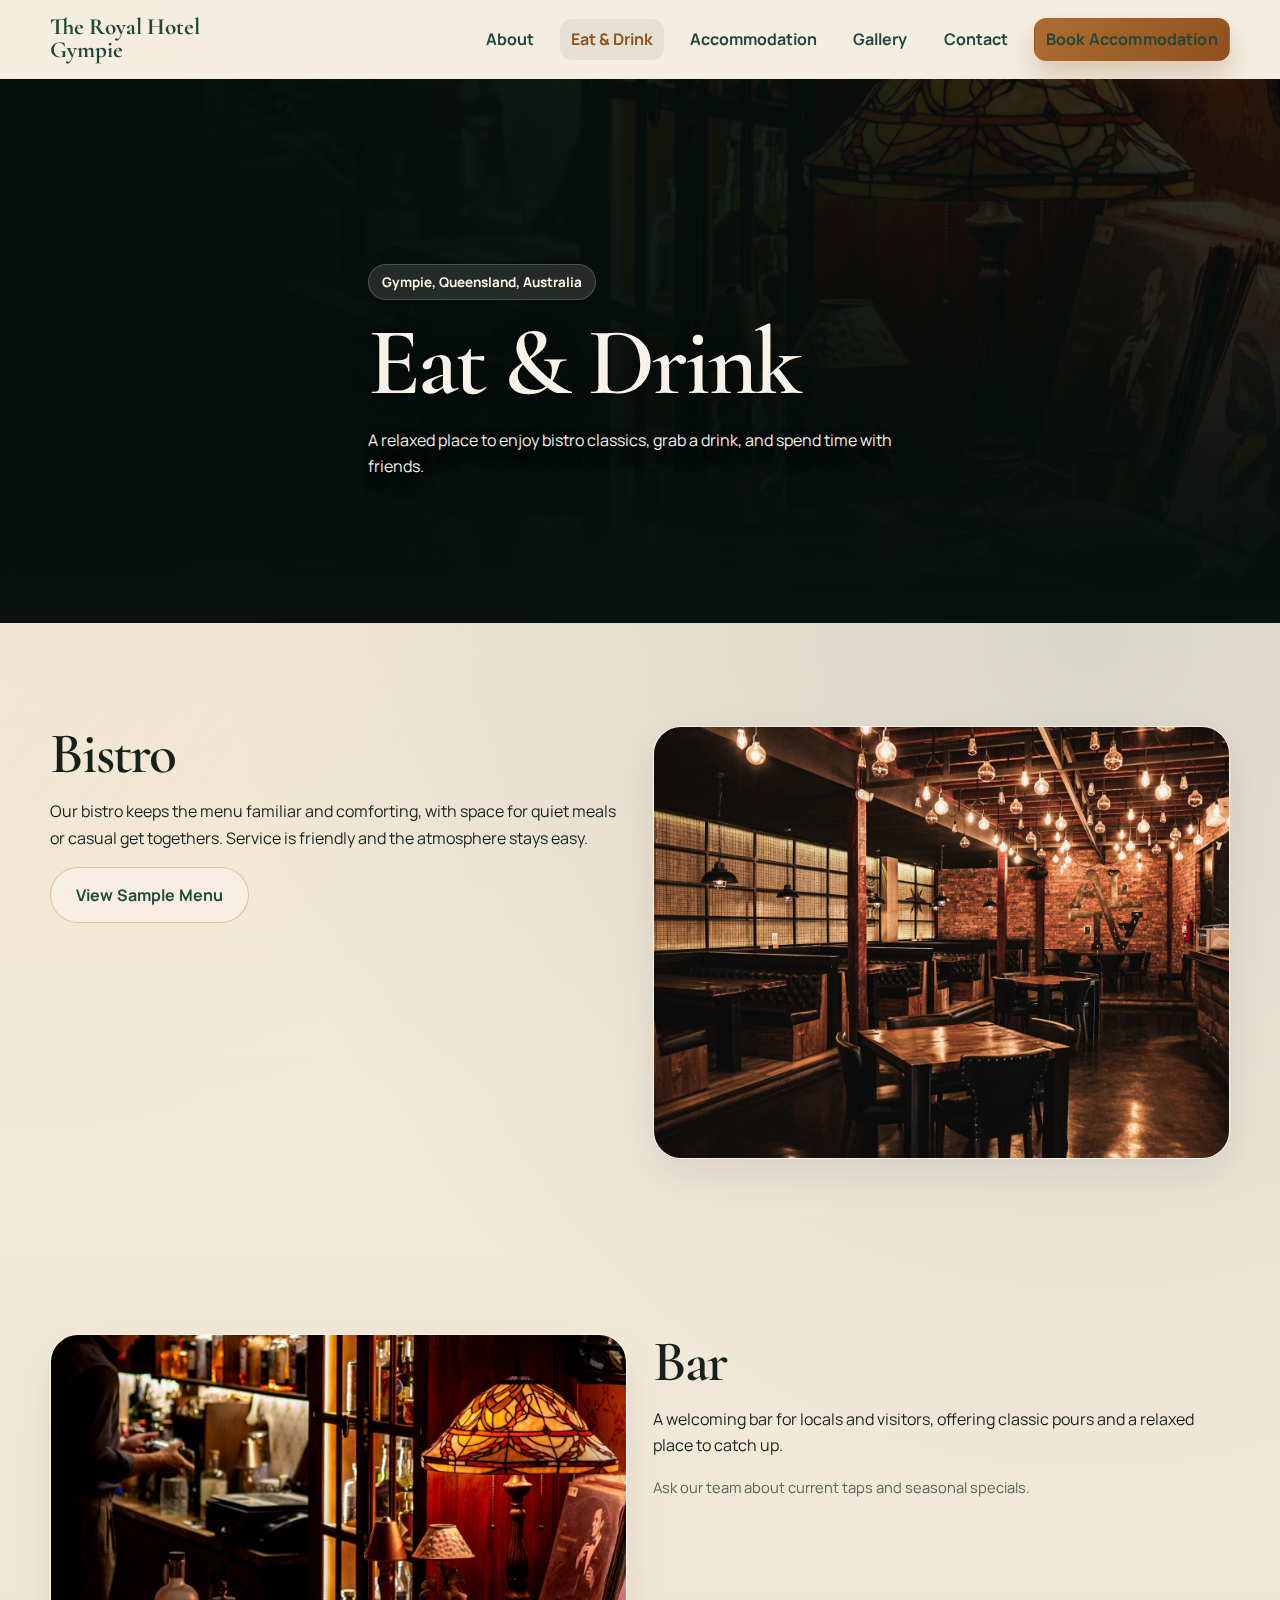
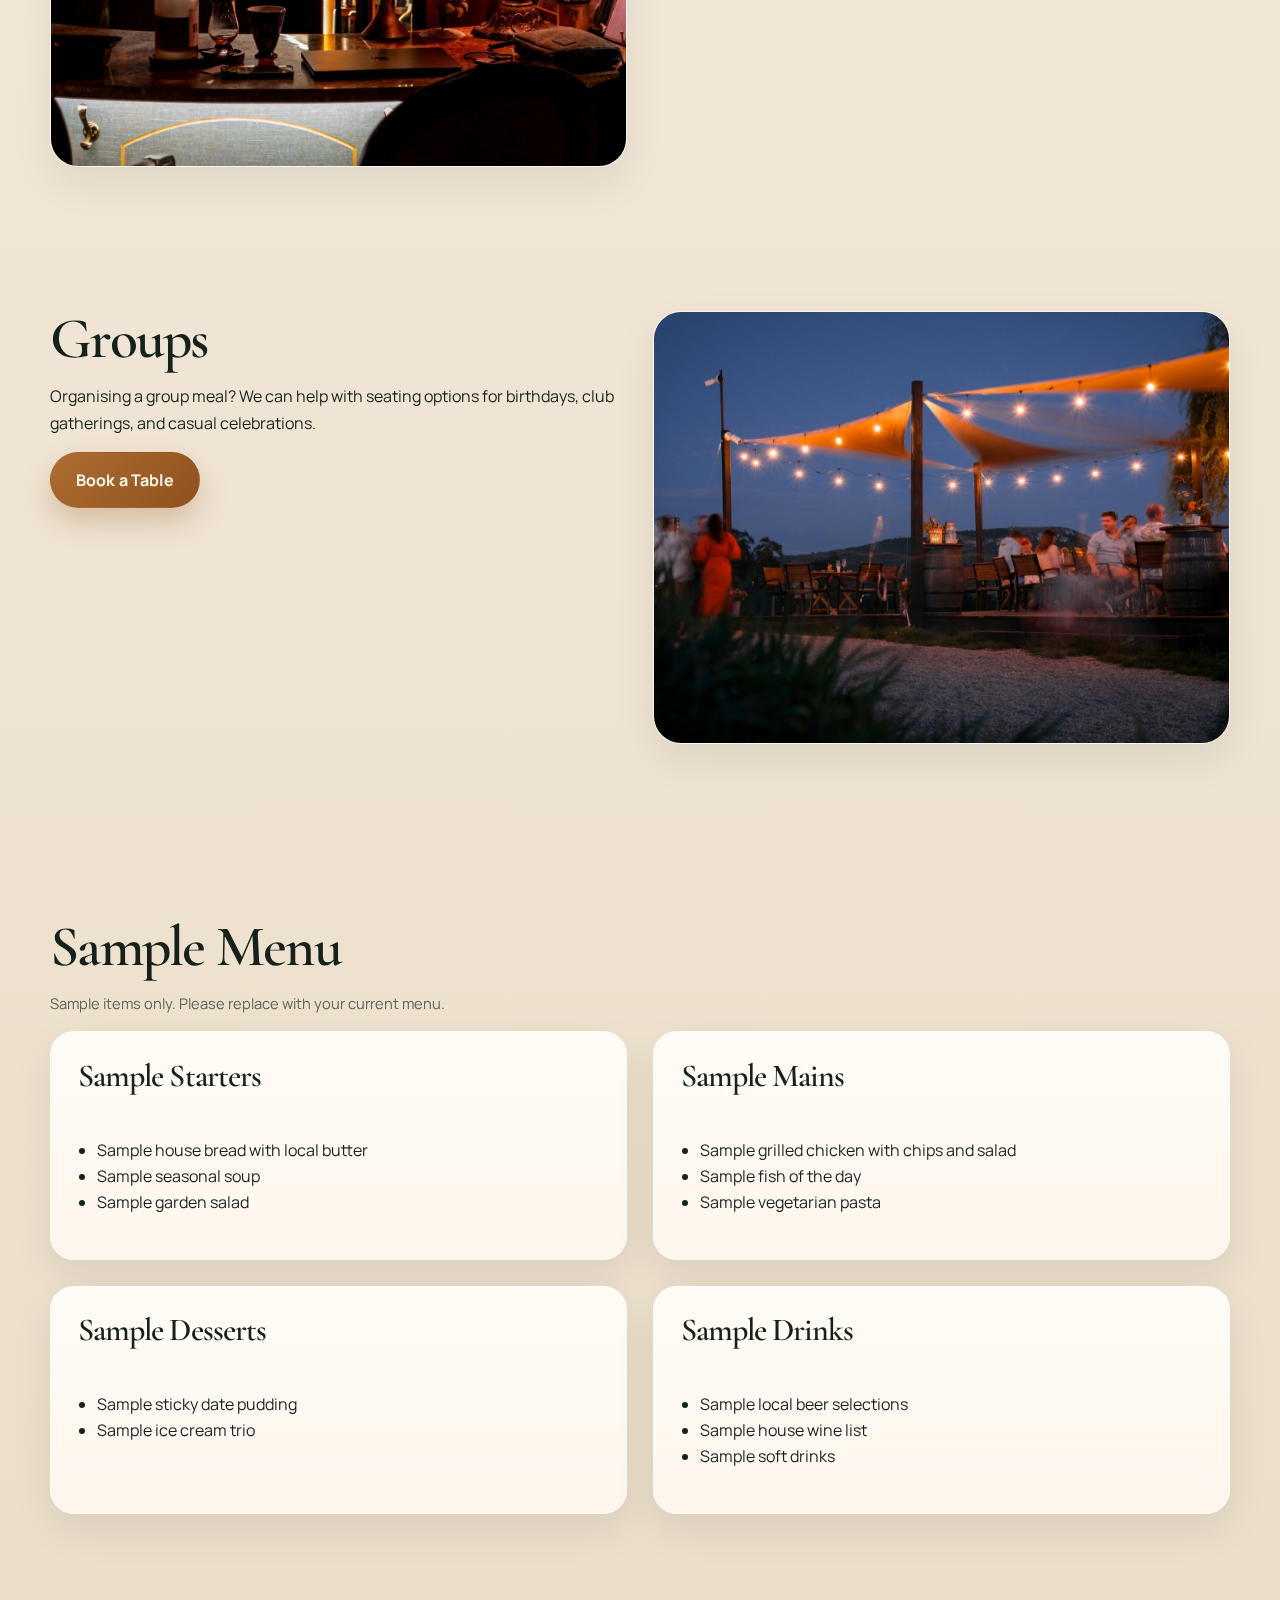
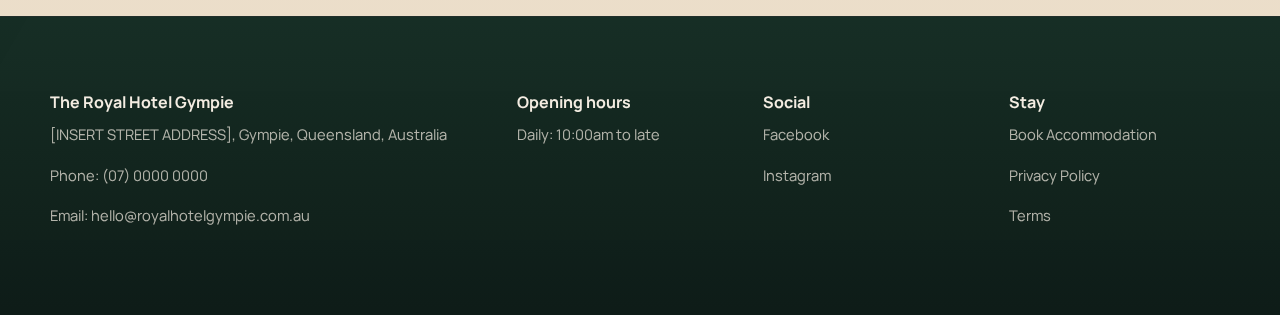
<file: eat-drink/index.html>
<!DOCTYPE html>
<html lang="en-AU">
<head>
  <meta charset="UTF-8">
  <meta name="viewport" content="width=device-width, initial-scale=1">
  <title>Eat &amp; Drink | The Royal Hotel Gympie</title>
  <meta name="description" content="Enjoy relaxed bistro dining and a welcoming bar at The Royal Hotel Gympie in Gympie, Queensland, Australia. Discover food, drinks, and group options." />
  <meta property="og:title" content="Eat &amp; Drink at The Royal Hotel Gympie" />
  <meta property="og:description" content="Relaxed bistro dining, a welcoming bar, and group options in Gympie." />
  <meta property="og:type" content="website" />
  <meta property="og:url" content="https://www.royalhotelgympie.com.au/eat-drink/" />
  <meta property="og:image" content="../assets/img/og-image.jpg" />
  <meta property="og:image:alt" content="Eat and Drink at The Royal Hotel Gympie" />
  <link rel="icon" href="/assets/img/favicon.svg" type="image/svg+xml" />
  <link rel="stylesheet" href="../assets/css/styles.css?v=20260508c" />
  <script type="application/ld+json">
  {
    "@context": "https://schema.org",
    "@type": "Hotel",
    "name": "The Royal Hotel Gympie",
    "url": "https://www.royalhotelgympie.com.au/eat-drink/",
    "telephone": "(07) 0000 0000",
    "address": {
      "@type": "PostalAddress",
      "streetAddress": "[INSERT STREET ADDRESS]",
      "addressLocality": "Gympie",
      "addressRegion": "Queensland",
      "addressCountry": "Australia"
    },
    "potentialAction": {
      "@type": "ReserveAction",
      "target": "https://www.booking.com/PLACEHOLDER"
    }
  }
  </script>
</head>
<body>
  <a class="skip-link" href="#main">Skip to content</a>
  <header class="site-header" data-site-header>
    <div class="container header-inner">
      <a class="logo" href="../index.html">The Royal Hotel Gympie</a>
      <button class="nav-toggle" type="button" aria-expanded="false" aria-controls="primary-nav" data-nav-toggle>
        <span class="sr-only">Menu</span>
        <span class="nav-toggle-bar"></span>
        <span class="nav-toggle-bar"></span>
        <span class="nav-toggle-bar"></span>
      </button>
      <nav class="nav" aria-label="Primary">
        <ul class="nav-menu" id="primary-nav" data-nav-menu>
          <li><a href="../about/index.html">About</a></li>
          <li><a href="../eat-drink/index.html" aria-current="page">Eat &amp; Drink</a></li>
          <li><a href="../accommodation/index.html">Accommodation</a></li>
          <li><a href="../gallery/index.html">Gallery</a></li>
          <li><a href="../contact/index.html">Contact</a></li>
          <li class="nav-cta"><a class="btn btn-primary" href="https://www.booking.com/PLACEHOLDER" target="_blank" rel="noopener noreferrer">Book Accommodation</a></li>
        </ul>
      </nav>
    </div>
  </header>

  <main id="main">
    <section class="hero page-hero hero-eat-drink">
      <div class="container hero-content">
        <span class="badge">Gympie, Queensland, Australia</span>
        <h1>Eat &amp; Drink</h1>
        <p>A relaxed place to enjoy bistro classics, grab a drink, and spend time with friends.</p>
      </div>
    </section>

    <section class="section">
      <div class="container grid grid-2">
        <div>
          <h2>Bistro</h2>
          <p>Our bistro keeps the menu familiar and comforting, with space for quiet meals or casual get togethers. Service is friendly and the atmosphere stays easy.</p>
          <a class="btn btn-outline" href="#menu">View Sample Menu</a>
        </div>
        <div class="media-frame">
          <img src="../assets/img/bistro-dining.jpg" alt="Warm bistro dining room with exposed brick and hanging lights" />
        </div>
      </div>
    </section>

    <section class="section compact">
      <div class="container grid grid-2">
        <div class="media-frame">
          <img src="../assets/img/bar-lounge.jpg" alt="Moody bar counter with warm lighting and back-shelf bottles" />
        </div>
        <div>
          <h2>Bar</h2>
          <p>A welcoming bar for locals and visitors, offering classic pours and a relaxed place to catch up.</p>
          <p class="small">Ask our team about current taps and seasonal specials.</p>
        </div>
      </div>
    </section>

    <section class="section compact">
      <div class="container grid grid-2">
        <div>
          <h2>Groups</h2>
          <p>Organising a group meal? We can help with seating options for birthdays, club gatherings, and casual celebrations.</p>
          <a class="btn btn-primary" href="../contact/index.html">Book a Table</a>
        </div>
        <div class="media-frame">
          <img src="../assets/img/courtyard-dusk.jpg" alt="Outdoor courtyard seating under string lights at dusk" />
        </div>
      </div>
    </section>

    <section class="section" id="menu">
      <div class="container">
        <h2>Sample Menu</h2>
        <p class="small">Sample items only. Please replace with your current menu.</p>
        <div class="grid grid-2">
          <div class="card">
            <h3>Sample Starters</h3>
            <ul>
              <li>Sample house bread with local butter</li>
              <li>Sample seasonal soup</li>
              <li>Sample garden salad</li>
            </ul>
          </div>
          <div class="card">
            <h3>Sample Mains</h3>
            <ul>
              <li>Sample grilled chicken with chips and salad</li>
              <li>Sample fish of the day</li>
              <li>Sample vegetarian pasta</li>
            </ul>
          </div>
          <div class="card">
            <h3>Sample Desserts</h3>
            <ul>
              <li>Sample sticky date pudding</li>
              <li>Sample ice cream trio</li>
            </ul>
          </div>
          <div class="card">
            <h3>Sample Drinks</h3>
            <ul>
              <li>Sample local beer selections</li>
              <li>Sample house wine list</li>
              <li>Sample soft drinks</li>
            </ul>
          </div>
        </div>
      </div>
    </section>
  </main>

  <footer class="footer">
    <div class="container footer-grid">
      <div>
        <strong>The Royal Hotel Gympie</strong>
        <p class="small">[INSERT STREET ADDRESS], Gympie, Queensland, Australia</p>
        <p class="small">Phone: (07) 0000 0000</p>
        <p class="small">Email: hello@royalhotelgympie.com.au</p>
      </div>
      <div>
        <strong>Opening hours</strong>
        <p class="small">Daily: 10:00am to late</p>
      </div>
      <div>
        <strong>Social</strong>
        <p class="small"><a href="https://www.facebook.com/PLACEHOLDER">Facebook</a></p>
        <p class="small"><a href="https://www.instagram.com/PLACEHOLDER">Instagram</a></p>
      </div>
      <div>
        <strong>Stay</strong>
        <p class="small"><a href="https://www.booking.com/PLACEHOLDER" target="_blank" rel="noopener noreferrer">Book Accommodation</a></p>
        <p class="small"><a href="../privacy.html">Privacy Policy</a></p>
        <p class="small"><a href="../terms.html">Terms</a></p>
      </div>
    </div>
  </footer>

  <script src="../assets/js/main.js?v=20260508c" defer></script>
</body>
</html>
</file>
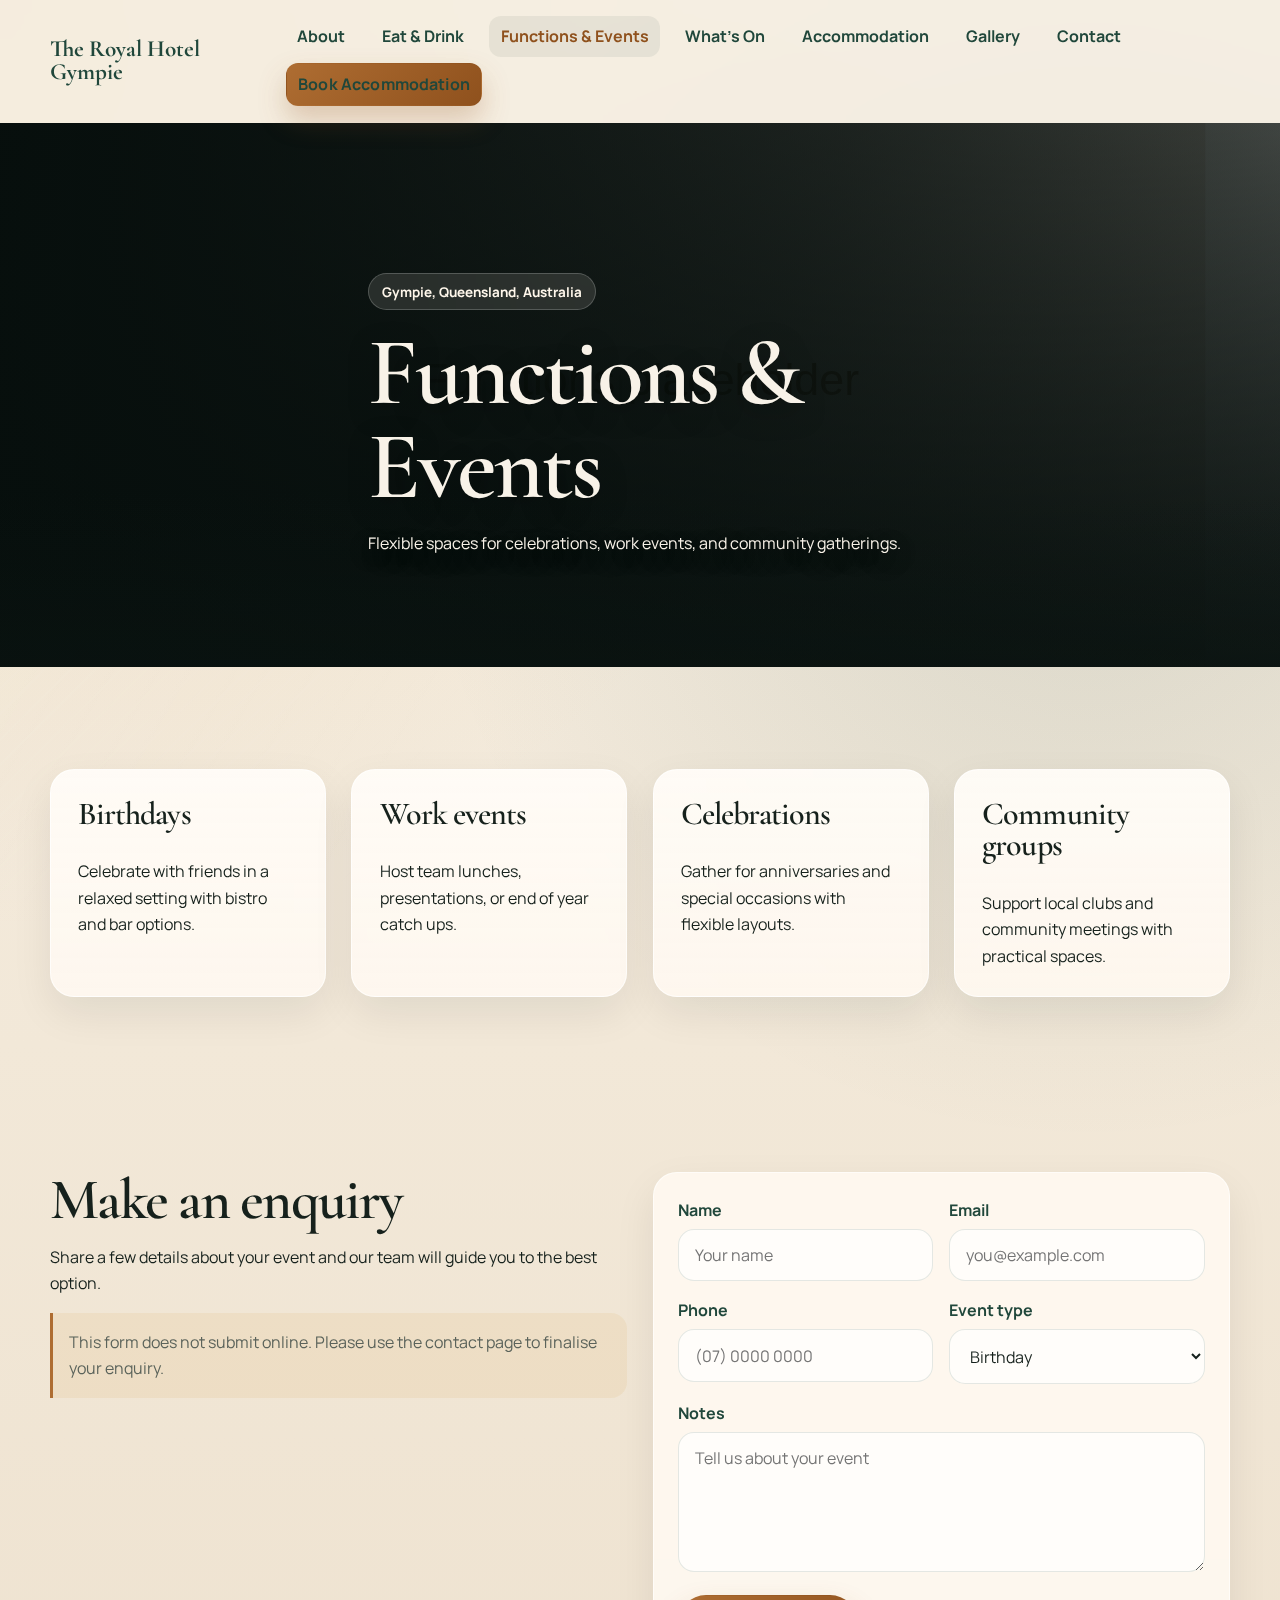
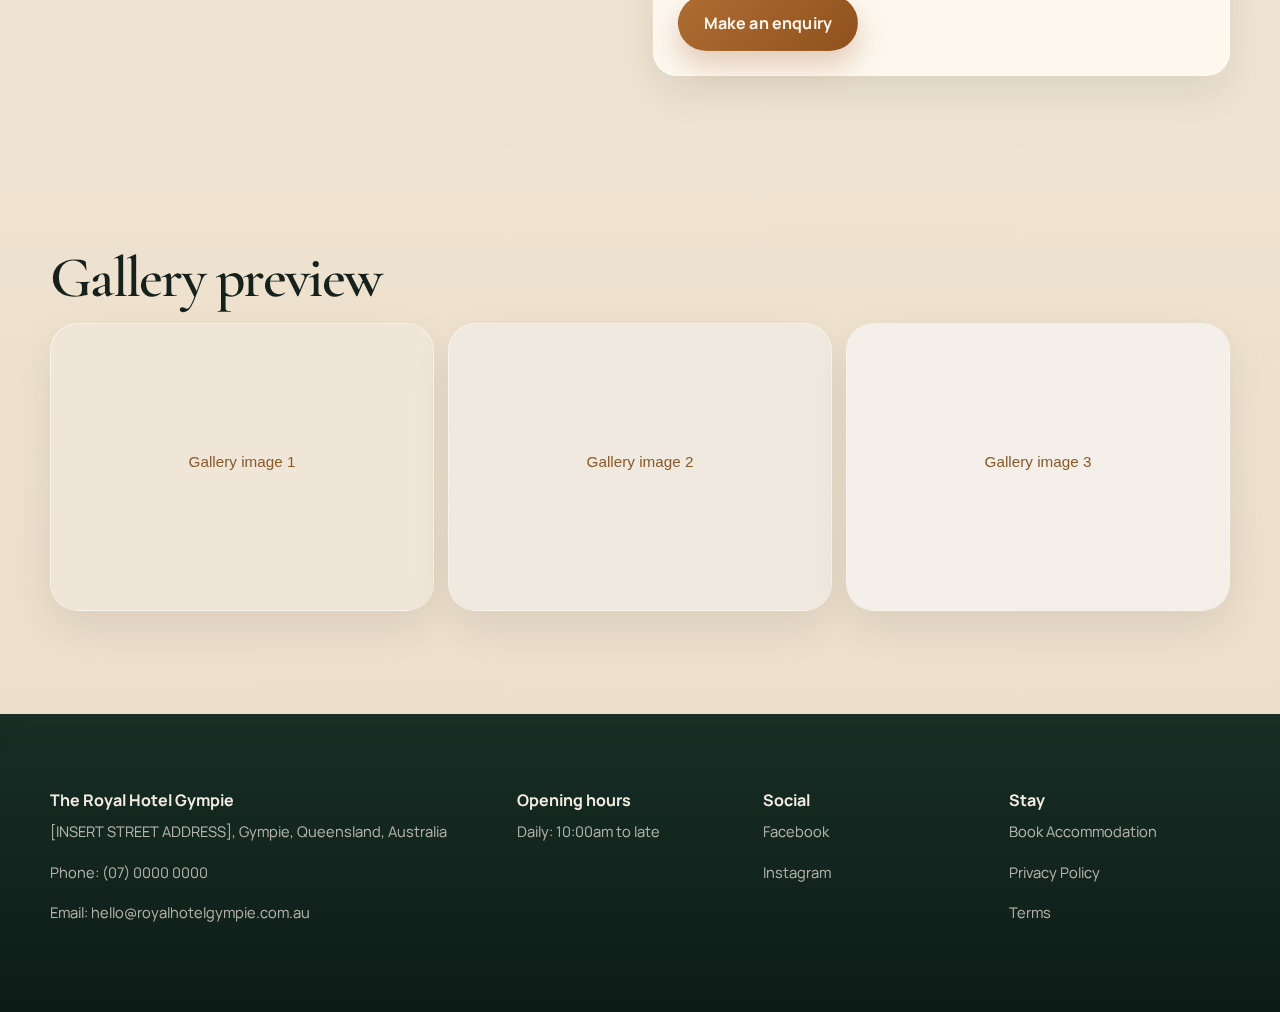
<file: functions/index.html>
<!DOCTYPE html>
<html lang="en-AU">
<head>
  <meta charset="UTF-8">
  <meta name="viewport" content="width=device-width, initial-scale=1">
  <title>Functions &amp; Events | The Royal Hotel Gympie</title>
  <meta name="description" content="Plan birthdays, work events, celebrations, and community gatherings at The Royal Hotel Gympie in Gympie, Queensland, Australia." />
  <meta property="og:title" content="Functions &amp; Events at The Royal Hotel Gympie" />
  <meta property="og:description" content="Flexible spaces for celebrations, work events, and community gatherings in Gympie." />
  <meta property="og:type" content="website" />
  <meta property="og:url" content="https://www.royalhotelgympie.com.au/functions/" />
  <meta property="og:image" content="../assets/img/og-placeholder.svg" />
  <meta property="og:image:alt" content="Functions at The Royal Hotel Gympie" />
  <link rel="stylesheet" href="../assets/css/styles.css" />
  <script type="application/ld+json">
  {
    "@context": "https://schema.org",
    "@type": "Hotel",
    "name": "The Royal Hotel Gympie",
    "url": "https://www.royalhotelgympie.com.au/functions/",
    "telephone": "(07) 0000 0000",
    "address": {
      "@type": "PostalAddress",
      "streetAddress": "[INSERT STREET ADDRESS]",
      "addressLocality": "Gympie",
      "addressRegion": "Queensland",
      "addressCountry": "Australia"
    },
    "potentialAction": {
      "@type": "ReserveAction",
      "target": "https://www.booking.com/PLACEHOLDER"
    }
  }
  </script>
</head>
<body>
  <a class="skip-link" href="#main">Skip to content</a>
  <header class="site-header" data-site-header>
    <div class="container header-inner">
      <a class="logo" href="../index.html">The Royal Hotel Gympie</a>
      <button class="nav-toggle" type="button" aria-expanded="false" aria-controls="primary-nav" data-nav-toggle>
        <span class="sr-only">Menu</span>
        <span class="nav-toggle-bar"></span>
        <span class="nav-toggle-bar"></span>
        <span class="nav-toggle-bar"></span>
      </button>
      <nav class="nav" aria-label="Primary">
        <ul class="nav-menu" id="primary-nav" data-nav-menu>
          <li><a href="../about/index.html">About</a></li>
          <li><a href="../eat-drink/index.html">Eat &amp; Drink</a></li>
          <li><a href="../functions/index.html" aria-current="page">Functions &amp; Events</a></li>
          <li><a href="../whats-on/index.html">What&#8217;s On</a></li>
          <li><a href="../accommodation/index.html">Accommodation</a></li>
          <li><a href="../gallery/index.html">Gallery</a></li>
          <li><a href="../contact/index.html">Contact</a></li>
          <li class="nav-cta"><a class="btn btn-primary" href="https://www.booking.com/PLACEHOLDER" target="_blank" rel="noopener noreferrer">Book Accommodation</a></li>
        </ul>
      </nav>
    </div>
  </header>

  <main id="main">
    <section class="hero page-hero hero-functions" style="background-image: linear-gradient(115deg, rgba(6, 14, 12, 0.92), rgba(6, 14, 12, 0.6) 56%, rgba(6, 14, 12, 0.28)), linear-gradient(180deg, rgba(6, 14, 12, 0.15), rgba(6, 14, 12, 0.76)), url('../assets/img/functions-placeholder.svg');">
      <div class="container hero-content">
        <span class="badge">Gympie, Queensland, Australia</span>
        <h1>Functions &amp; Events</h1>
        <p>Flexible spaces for celebrations, work events, and community gatherings.</p>
      </div>
    </section>

    <section class="section">
      <div class="container">
        <div class="grid grid-4">
          <div class="card">
            <h3>Birthdays</h3>
            <p>Celebrate with friends in a relaxed setting with bistro and bar options.</p>
          </div>
          <div class="card">
            <h3>Work events</h3>
            <p>Host team lunches, presentations, or end of year catch ups.</p>
          </div>
          <div class="card">
            <h3>Celebrations</h3>
            <p>Gather for anniversaries and special occasions with flexible layouts.</p>
          </div>
          <div class="card">
            <h3>Community groups</h3>
            <p>Support local clubs and community meetings with practical spaces.</p>
          </div>
        </div>
      </div>
    </section>

    <section class="section compact">
      <div class="container grid grid-2">
        <div>
          <h2>Make an enquiry</h2>
          <p>Share a few details about your event and our team will guide you to the best option.</p>
          <div class="form-note">This form does not submit online. Please use the contact page to finalise your enquiry.</div>
        </div>
        <form class="surface" aria-label="Function enquiry form">
          <div class="form-grid">
            <div>
              <label for="function-name">Name</label>
              <input id="function-name" type="text" placeholder="Your name" />
            </div>
            <div>
              <label for="function-email">Email</label>
              <input id="function-email" type="email" placeholder="you@example.com" />
            </div>
            <div>
              <label for="function-phone">Phone</label>
              <input id="function-phone" type="tel" placeholder="(07) 0000 0000" />
            </div>
            <div>
              <label for="function-type">Event type</label>
              <select id="function-type">
                <option>Birthday</option>
                <option>Work event</option>
                <option>Celebration</option>
                <option>Community group</option>
              </select>
            </div>
            <div>
              <label for="function-message">Notes</label>
              <textarea id="function-message" placeholder="Tell us about your event"></textarea>
            </div>
            <div>
              <a class="btn btn-primary" href="../contact/index.html">Make an enquiry</a>
            </div>
          </div>
        </form>
      </div>
    </section>

    <section class="section">
      <div class="container">
        <h2>Gallery preview</h2>
        <div class="gallery-grid">
          <!-- Replace gallery strip images -->
          <div class="media-frame"><img src="../assets/img/gallery-1.svg" alt="Placeholder event space" /></div>
          <div class="media-frame"><img src="../assets/img/gallery-2.svg" alt="Placeholder dining area" /></div>
          <div class="media-frame"><img src="../assets/img/gallery-3.svg" alt="Placeholder bar area" /></div>
        </div>
      </div>
    </section>
  </main>

  <footer class="footer">
    <div class="container footer-grid">
      <div>
        <strong>The Royal Hotel Gympie</strong>
        <p class="small">[INSERT STREET ADDRESS], Gympie, Queensland, Australia</p>
        <p class="small">Phone: (07) 0000 0000</p>
        <p class="small">Email: hello@royalhotelgympie.com.au</p>
      </div>
      <div>
        <strong>Opening hours</strong>
        <p class="small">Daily: 10:00am to late</p>
      </div>
      <div>
        <strong>Social</strong>
        <p class="small"><a href="https://www.facebook.com/PLACEHOLDER">Facebook</a></p>
        <p class="small"><a href="https://www.instagram.com/PLACEHOLDER">Instagram</a></p>
      </div>
      <div>
        <strong>Stay</strong>
        <p class="small"><a href="https://www.booking.com/PLACEHOLDER" target="_blank" rel="noopener noreferrer">Book Accommodation</a></p>
        <p class="small"><a href="../privacy.html">Privacy Policy</a></p>
        <p class="small"><a href="../terms.html">Terms</a></p>
      </div>
    </div>
  </footer>

  <script src="../assets/js/main.js" defer></script>
</body>
</html>
</file>
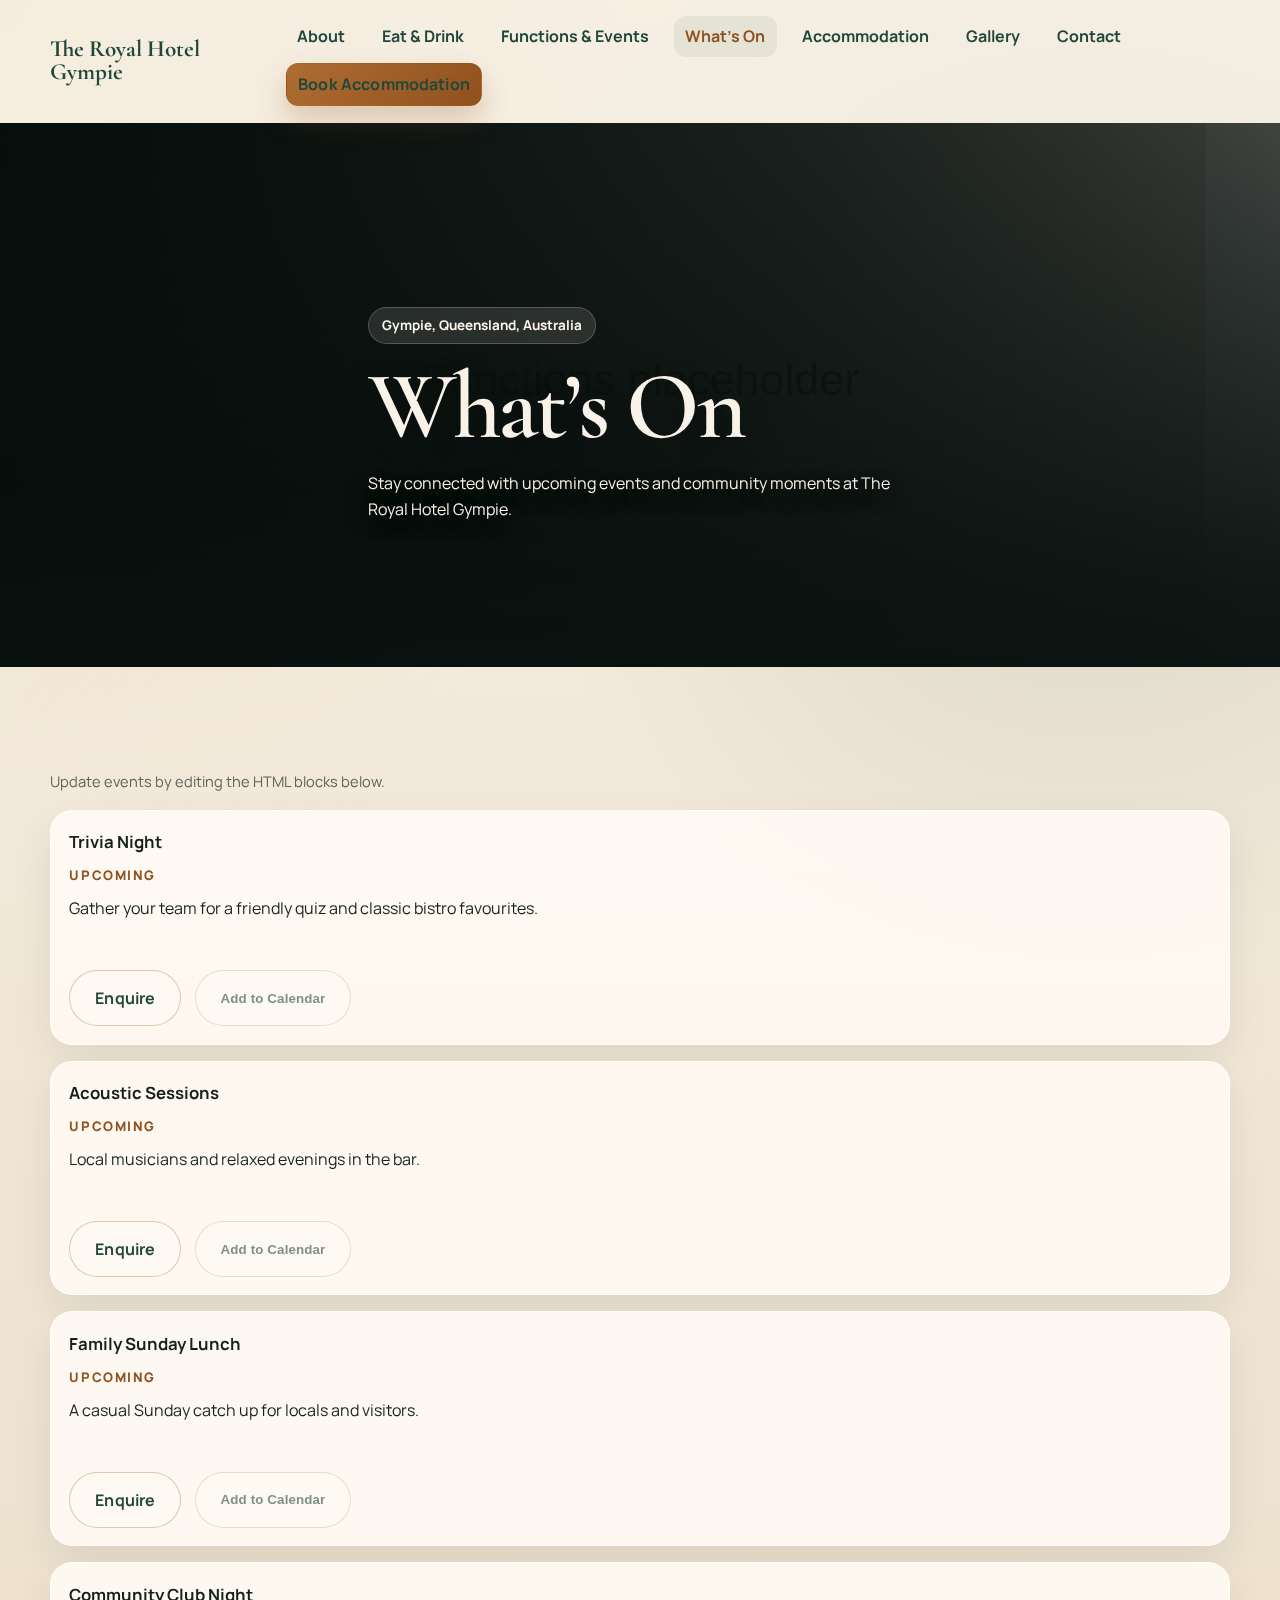
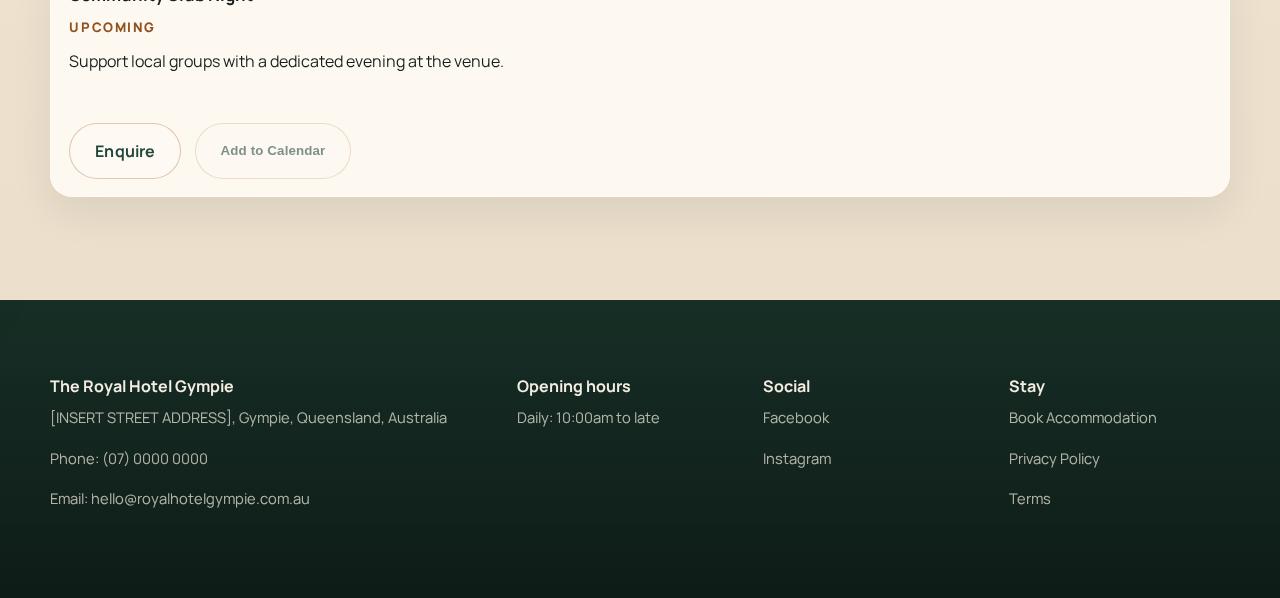
<file: whats-on/index.html>
<!DOCTYPE html>
<html lang="en-AU">
<head>
  <meta charset="UTF-8">
  <meta name="viewport" content="width=device-width, initial-scale=1">
  <title>What&#8217;s On | The Royal Hotel Gympie</title>
  <meta name="description" content="See upcoming events and community moments at The Royal Hotel Gympie in Gympie, Queensland, Australia. Enquire to learn more." />
  <meta property="og:title" content="What&#8217;s On at The Royal Hotel Gympie" />
  <meta property="og:description" content="Upcoming events and relaxed entertainment in Gympie." />
  <meta property="og:type" content="website" />
  <meta property="og:url" content="https://www.royalhotelgympie.com.au/whats-on/" />
  <meta property="og:image" content="../assets/img/og-placeholder.svg" />
  <meta property="og:image:alt" content="What's On at The Royal Hotel Gympie" />
  <link rel="stylesheet" href="../assets/css/styles.css" />
  <script type="application/ld+json">
  {
    "@context": "https://schema.org",
    "@type": "Hotel",
    "name": "The Royal Hotel Gympie",
    "url": "https://www.royalhotelgympie.com.au/whats-on/",
    "telephone": "(07) 0000 0000",
    "address": {
      "@type": "PostalAddress",
      "streetAddress": "[INSERT STREET ADDRESS]",
      "addressLocality": "Gympie",
      "addressRegion": "Queensland",
      "addressCountry": "Australia"
    },
    "potentialAction": {
      "@type": "ReserveAction",
      "target": "https://www.booking.com/PLACEHOLDER"
    }
  }
  </script>
</head>
<body>
  <a class="skip-link" href="#main">Skip to content</a>
  <header class="site-header" data-site-header>
    <div class="container header-inner">
      <a class="logo" href="../index.html">The Royal Hotel Gympie</a>
      <button class="nav-toggle" type="button" aria-expanded="false" aria-controls="primary-nav" data-nav-toggle>
        <span class="sr-only">Menu</span>
        <span class="nav-toggle-bar"></span>
        <span class="nav-toggle-bar"></span>
        <span class="nav-toggle-bar"></span>
      </button>
      <nav class="nav" aria-label="Primary">
        <ul class="nav-menu" id="primary-nav" data-nav-menu>
          <li><a href="../about/index.html">About</a></li>
          <li><a href="../eat-drink/index.html">Eat &amp; Drink</a></li>
          <li><a href="../functions/index.html">Functions &amp; Events</a></li>
          <li><a href="../whats-on/index.html" aria-current="page">What&#8217;s On</a></li>
          <li><a href="../accommodation/index.html">Accommodation</a></li>
          <li><a href="../gallery/index.html">Gallery</a></li>
          <li><a href="../contact/index.html">Contact</a></li>
          <li class="nav-cta"><a class="btn btn-primary" href="https://www.booking.com/PLACEHOLDER" target="_blank" rel="noopener noreferrer">Book Accommodation</a></li>
        </ul>
      </nav>
    </div>
  </header>

  <main id="main">
    <section class="hero page-hero hero-whats-on" style="background-image: linear-gradient(115deg, rgba(6, 14, 12, 0.92), rgba(6, 14, 12, 0.6) 56%, rgba(6, 14, 12, 0.28)), linear-gradient(180deg, rgba(6, 14, 12, 0.15), rgba(6, 14, 12, 0.76)), url('../assets/img/functions-placeholder.svg');">
      <div class="container hero-content">
        <span class="badge">Gympie, Queensland, Australia</span>
        <h1>What&#8217;s On</h1>
        <p>Stay connected with upcoming events and community moments at The Royal Hotel Gympie.</p>
      </div>
    </section>

    <section class="section">
      <div class="container">
        <p class="small">Update events by editing the HTML blocks below.</p>
        <div class="event-list">
          <article class="event-item">
            <strong>Trivia Night</strong>
            <span class="event-meta">Upcoming</span>
            <p>Gather your team for a friendly quiz and classic bistro favourites.</p>
            <div class="hero-actions">
              <a class="btn btn-outline" href="../contact/index.html">Enquire</a>
              <button class="btn btn-outline" type="button" disabled aria-disabled="true">Add to Calendar</button>
            </div>
          </article>
          <article class="event-item">
            <strong>Acoustic Sessions</strong>
            <span class="event-meta">Upcoming</span>
            <p>Local musicians and relaxed evenings in the bar.</p>
            <div class="hero-actions">
              <a class="btn btn-outline" href="../contact/index.html">Enquire</a>
              <button class="btn btn-outline" type="button" disabled aria-disabled="true">Add to Calendar</button>
            </div>
          </article>
          <article class="event-item">
            <strong>Family Sunday Lunch</strong>
            <span class="event-meta">Upcoming</span>
            <p>A casual Sunday catch up for locals and visitors.</p>
            <div class="hero-actions">
              <a class="btn btn-outline" href="../contact/index.html">Enquire</a>
              <button class="btn btn-outline" type="button" disabled aria-disabled="true">Add to Calendar</button>
            </div>
          </article>
          <article class="event-item">
            <strong>Community Club Night</strong>
            <span class="event-meta">Upcoming</span>
            <p>Support local groups with a dedicated evening at the venue.</p>
            <div class="hero-actions">
              <a class="btn btn-outline" href="../contact/index.html">Enquire</a>
              <button class="btn btn-outline" type="button" disabled aria-disabled="true">Add to Calendar</button>
            </div>
          </article>
        </div>
      </div>
    </section>
  </main>

  <footer class="footer">
    <div class="container footer-grid">
      <div>
        <strong>The Royal Hotel Gympie</strong>
        <p class="small">[INSERT STREET ADDRESS], Gympie, Queensland, Australia</p>
        <p class="small">Phone: (07) 0000 0000</p>
        <p class="small">Email: hello@royalhotelgympie.com.au</p>
      </div>
      <div>
        <strong>Opening hours</strong>
        <p class="small">Daily: 10:00am to late</p>
      </div>
      <div>
        <strong>Social</strong>
        <p class="small"><a href="https://www.facebook.com/PLACEHOLDER">Facebook</a></p>
        <p class="small"><a href="https://www.instagram.com/PLACEHOLDER">Instagram</a></p>
      </div>
      <div>
        <strong>Stay</strong>
        <p class="small"><a href="https://www.booking.com/PLACEHOLDER" target="_blank" rel="noopener noreferrer">Book Accommodation</a></p>
        <p class="small"><a href="../privacy.html">Privacy Policy</a></p>
        <p class="small"><a href="../terms.html">Terms</a></p>
      </div>
    </div>
  </footer>

  <script src="../assets/js/main.js" defer></script>
</body>
</html>
</file>
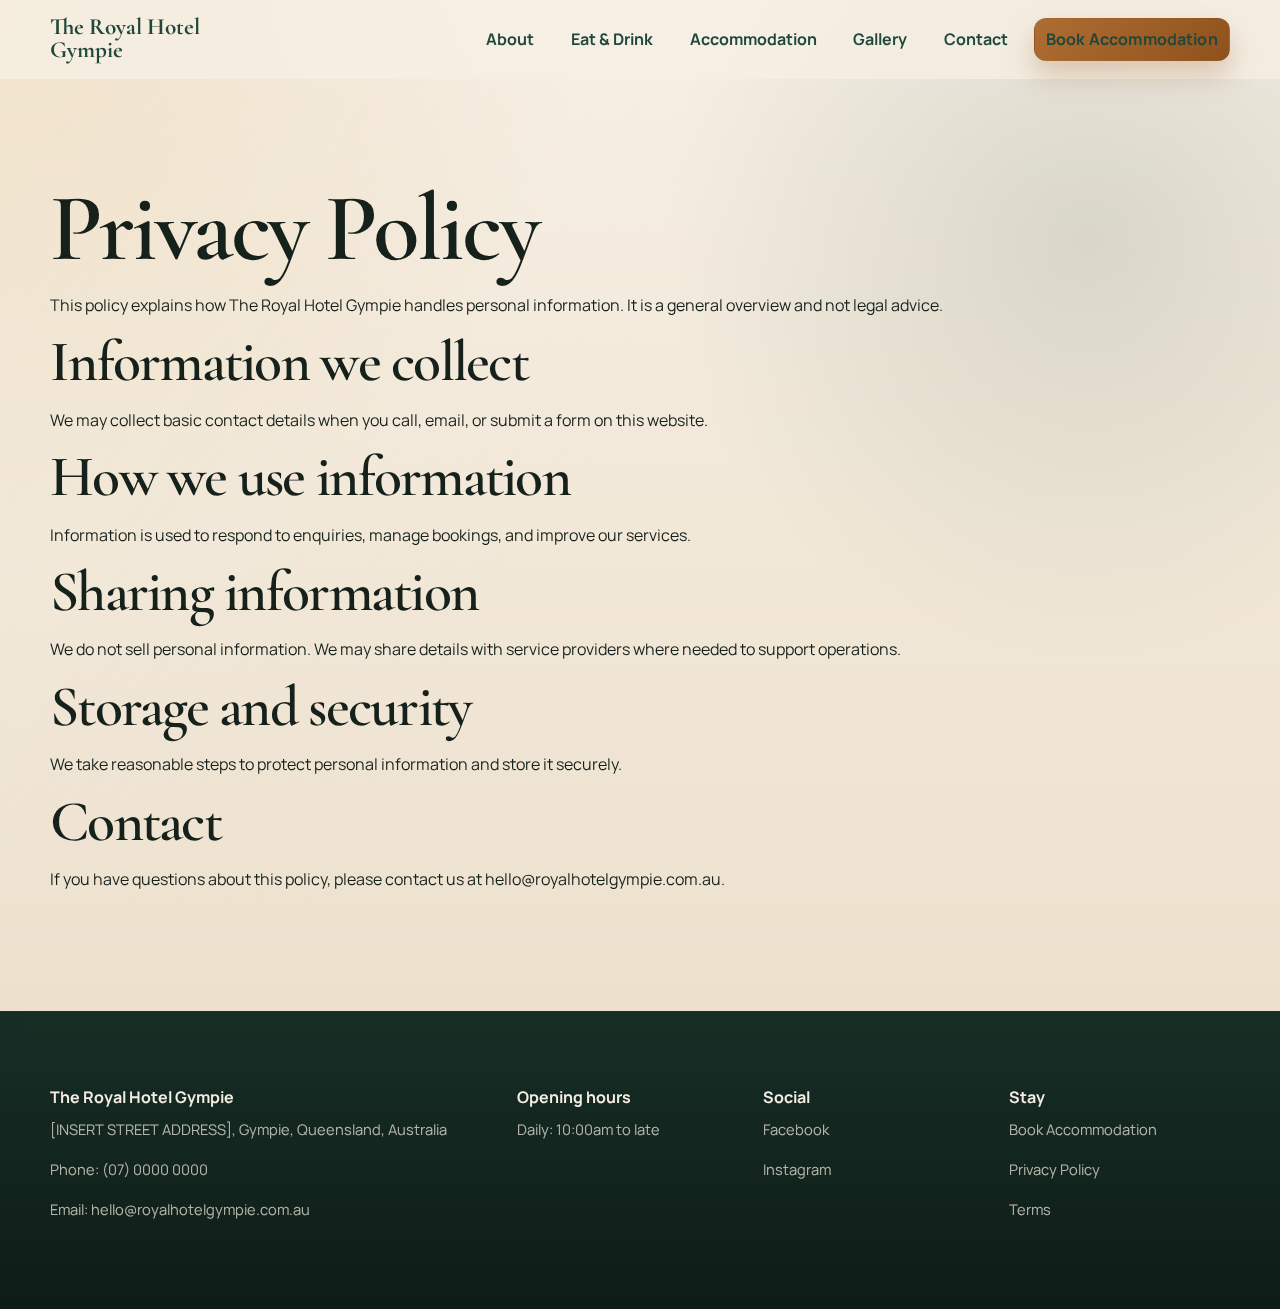
<file: privacy.html>
<!DOCTYPE html>
<html lang="en-AU">
<head>
  <meta charset="UTF-8">
  <meta name="viewport" content="width=device-width, initial-scale=1">
  <title>Privacy Policy | The Royal Hotel Gympie</title>
  <meta name="description" content="Privacy policy for The Royal Hotel Gympie in Gympie, Queensland, Australia." />
  <meta property="og:title" content="Privacy Policy | The Royal Hotel Gympie" />
  <meta property="og:description" content="Privacy policy for The Royal Hotel Gympie." />
  <meta property="og:type" content="website" />
  <meta property="og:url" content="https://www.royalhotelgympie.com.au/privacy.html" />
  <meta property="og:image" content="assets/img/og-image.jpg" />
  <meta property="og:image:alt" content="The Royal Hotel Gympie" />
  <link rel="icon" href="/assets/img/favicon.svg" type="image/svg+xml" />
  <link rel="stylesheet" href="assets/css/styles.css?v=20260508c" />
</head>
<body>
  <a class="skip-link" href="#main">Skip to content</a>
  <header class="site-header" data-site-header>
    <div class="container header-inner">
      <a class="logo" href="index.html">The Royal Hotel Gympie</a>
      <button class="nav-toggle" type="button" aria-expanded="false" aria-controls="primary-nav" data-nav-toggle>
        <span class="sr-only">Menu</span>
        <span class="nav-toggle-bar"></span>
        <span class="nav-toggle-bar"></span>
        <span class="nav-toggle-bar"></span>
      </button>
      <nav class="nav" aria-label="Primary">
        <ul class="nav-menu" id="primary-nav" data-nav-menu>
          <li><a href="about/index.html">About</a></li>
          <li><a href="eat-drink/index.html">Eat &amp; Drink</a></li>
          <li><a href="accommodation/index.html">Accommodation</a></li>
          <li><a href="gallery/index.html">Gallery</a></li>
          <li><a href="contact/index.html">Contact</a></li>
          <li class="nav-cta"><a class="btn btn-primary" href="https://www.booking.com/PLACEHOLDER" target="_blank" rel="noopener noreferrer">Book Accommodation</a></li>
        </ul>
      </nav>
    </div>
  </header>

  <main id="main">
    <section class="section">
      <div class="container">
        <h1>Privacy Policy</h1>
        <p>This policy explains how The Royal Hotel Gympie handles personal information. It is a general overview and not legal advice.</p>
        <h2>Information we collect</h2>
        <p>We may collect basic contact details when you call, email, or submit a form on this website.</p>
        <h2>How we use information</h2>
        <p>Information is used to respond to enquiries, manage bookings, and improve our services.</p>
        <h2>Sharing information</h2>
        <p>We do not sell personal information. We may share details with service providers where needed to support operations.</p>
        <h2>Storage and security</h2>
        <p>We take reasonable steps to protect personal information and store it securely.</p>
        <h2>Contact</h2>
        <p>If you have questions about this policy, please contact us at hello@royalhotelgympie.com.au.</p>
      </div>
    </section>
  </main>

  <footer class="footer">
    <div class="container footer-grid">
      <div>
        <strong>The Royal Hotel Gympie</strong>
        <p class="small">[INSERT STREET ADDRESS], Gympie, Queensland, Australia</p>
        <p class="small">Phone: (07) 0000 0000</p>
        <p class="small">Email: hello@royalhotelgympie.com.au</p>
      </div>
      <div>
        <strong>Opening hours</strong>
        <p class="small">Daily: 10:00am to late</p>
      </div>
      <div>
        <strong>Social</strong>
        <p class="small"><a href="https://www.facebook.com/PLACEHOLDER">Facebook</a></p>
        <p class="small"><a href="https://www.instagram.com/PLACEHOLDER">Instagram</a></p>
      </div>
      <div>
        <strong>Stay</strong>
        <p class="small"><a href="https://www.booking.com/PLACEHOLDER" target="_blank" rel="noopener noreferrer">Book Accommodation</a></p>
        <p class="small"><a href="privacy.html">Privacy Policy</a></p>
        <p class="small"><a href="terms.html">Terms</a></p>
      </div>
    </div>
  </footer>

  <script src="assets/js/main.js?v=20260508c" defer></script>
</body>
</html>
</file>
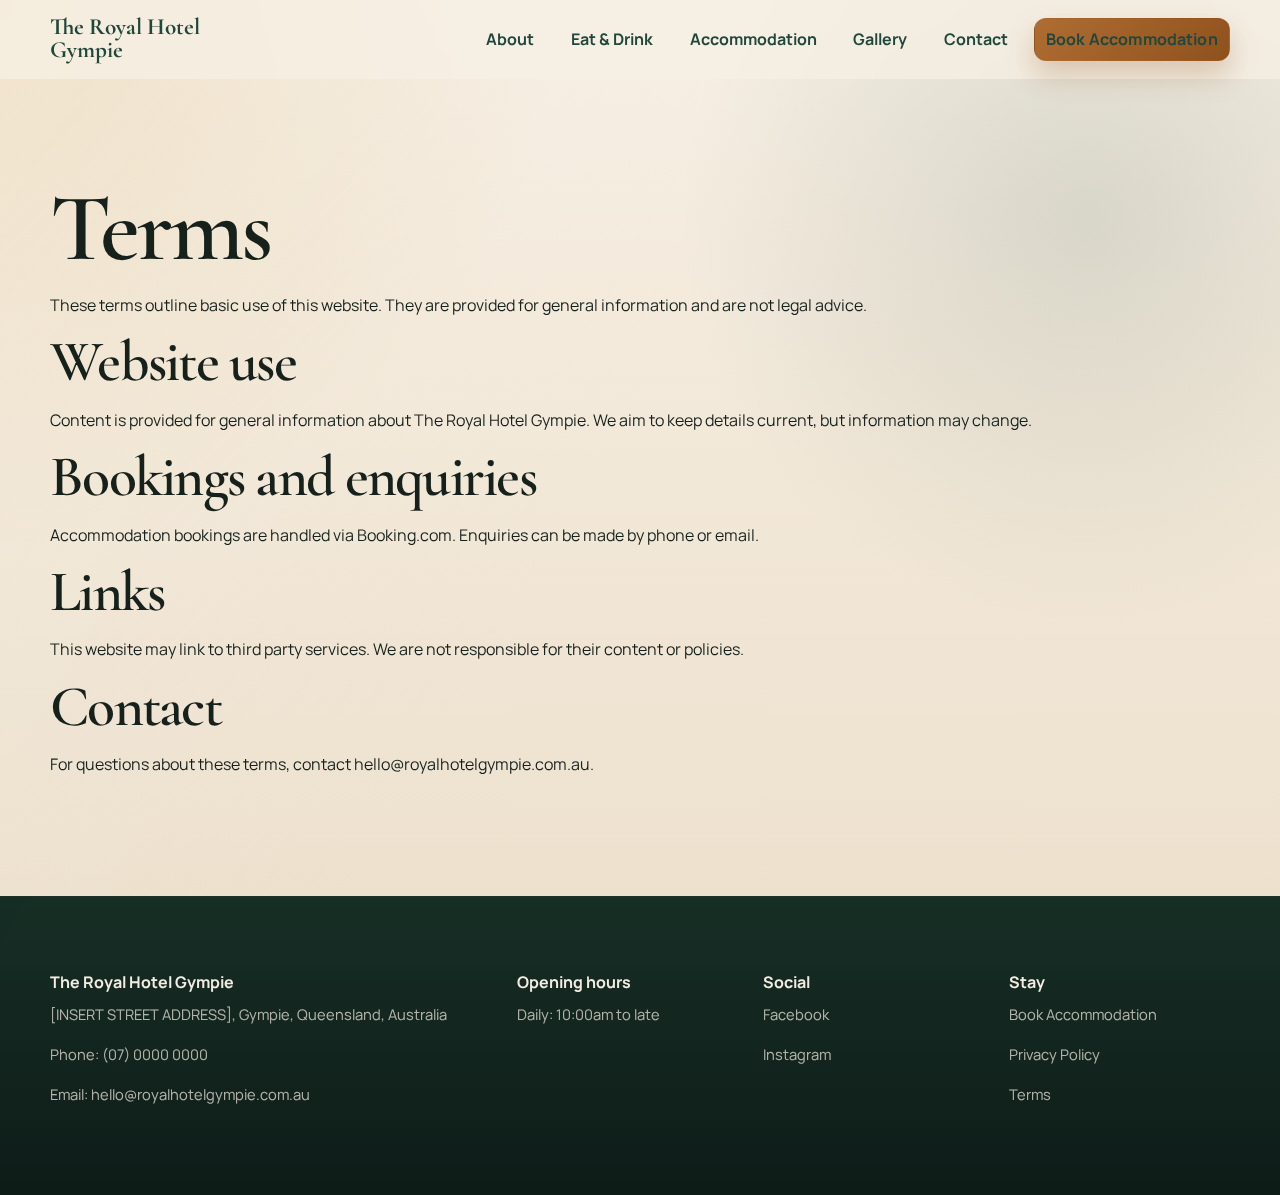
<file: terms.html>
<!DOCTYPE html>
<html lang="en-AU">
<head>
  <meta charset="UTF-8">
  <meta name="viewport" content="width=device-width, initial-scale=1">
  <title>Terms | The Royal Hotel Gympie</title>
  <meta name="description" content="Website terms for The Royal Hotel Gympie in Gympie, Queensland, Australia." />
  <meta property="og:title" content="Terms | The Royal Hotel Gympie" />
  <meta property="og:description" content="Website terms for The Royal Hotel Gympie." />
  <meta property="og:type" content="website" />
  <meta property="og:url" content="https://www.royalhotelgympie.com.au/terms.html" />
  <meta property="og:image" content="assets/img/og-placeholder.svg" />
  <meta property="og:image:alt" content="The Royal Hotel Gympie" />
  <link rel="icon" href="/assets/img/favicon.svg" type="image/svg+xml" />
  <link rel="stylesheet" href="assets/css/styles.css" />
</head>
<body>
  <a class="skip-link" href="#main">Skip to content</a>
  <header class="site-header" data-site-header>
    <div class="container header-inner">
      <a class="logo" href="index.html">The Royal Hotel Gympie</a>
      <button class="nav-toggle" type="button" aria-expanded="false" aria-controls="primary-nav" data-nav-toggle>
        <span class="sr-only">Menu</span>
        <span class="nav-toggle-bar"></span>
        <span class="nav-toggle-bar"></span>
        <span class="nav-toggle-bar"></span>
      </button>
      <nav class="nav" aria-label="Primary">
        <ul class="nav-menu" id="primary-nav" data-nav-menu>
          <li><a href="about/index.html">About</a></li>
          <li><a href="eat-drink/index.html">Eat &amp; Drink</a></li>
          <li><a href="accommodation/index.html">Accommodation</a></li>
          <li><a href="gallery/index.html">Gallery</a></li>
          <li><a href="contact/index.html">Contact</a></li>
          <li class="nav-cta"><a class="btn btn-primary" href="https://www.booking.com/PLACEHOLDER" target="_blank" rel="noopener noreferrer">Book Accommodation</a></li>
        </ul>
      </nav>
    </div>
  </header>

  <main id="main">
    <section class="section">
      <div class="container">
        <h1>Terms</h1>
        <p>These terms outline basic use of this website. They are provided for general information and are not legal advice.</p>
        <h2>Website use</h2>
        <p>Content is provided for general information about The Royal Hotel Gympie. We aim to keep details current, but information may change.</p>
        <h2>Bookings and enquiries</h2>
        <p>Accommodation bookings are handled via Booking.com. Enquiries can be made by phone or email.</p>
        <h2>Links</h2>
        <p>This website may link to third party services. We are not responsible for their content or policies.</p>
        <h2>Contact</h2>
        <p>For questions about these terms, contact hello@royalhotelgympie.com.au.</p>
      </div>
    </section>
  </main>

  <footer class="footer">
    <div class="container footer-grid">
      <div>
        <strong>The Royal Hotel Gympie</strong>
        <p class="small">[INSERT STREET ADDRESS], Gympie, Queensland, Australia</p>
        <p class="small">Phone: (07) 0000 0000</p>
        <p class="small">Email: hello@royalhotelgympie.com.au</p>
      </div>
      <div>
        <strong>Opening hours</strong>
        <p class="small">Daily: 10:00am to late</p>
      </div>
      <div>
        <strong>Social</strong>
        <p class="small"><a href="https://www.facebook.com/PLACEHOLDER">Facebook</a></p>
        <p class="small"><a href="https://www.instagram.com/PLACEHOLDER">Instagram</a></p>
      </div>
      <div>
        <strong>Stay</strong>
        <p class="small"><a href="https://www.booking.com/PLACEHOLDER" target="_blank" rel="noopener noreferrer">Book Accommodation</a></p>
        <p class="small"><a href="privacy.html">Privacy Policy</a></p>
        <p class="small"><a href="terms.html">Terms</a></p>
      </div>
    </div>
  </footer>

  <script src="assets/js/main.js" defer></script>
</body>
</html>
</file>
<file: assets/css/styles.css>
@import url("https://fonts.googleapis.com/css2?family=Cormorant+Garamond:wght@500;600;700&family=Manrope:wght@400;500;600;700;800&display=swap");

:root {
  --bg: #f2e8d8;
  --bg-deep: #eadcc7;
  --surface: rgba(255, 249, 241, 0.88);
  --surface-strong: #fffaf4;
  --surface-dark: #17372e;
  --surface-dark-soft: rgba(23, 55, 46, 0.92);
  --text: #16211c;
  --muted: #5b635b;
  --border: rgba(45, 36, 26, 0.12);
  --border-strong: rgba(208, 166, 82, 0.4);
  --primary: #ae6d32;
  --primary-strong: #8f511d;
  --primary-contrast: #fff7ee;
  --secondary: #20473b;
  --accent: #ddb063;
  --shadow: 0 24px 70px rgba(16, 24, 21, 0.14);
  --shadow-soft: 0 16px 40px rgba(16, 24, 21, 0.08);
  --radius: 24px;
  --radius-sm: 18px;
  --space-1: 0.35rem;
  --space-2: 0.75rem;
  --space-3: 1rem;
  --space-4: 1.5rem;
  --space-5: 2rem;
  --space-6: 3rem;
  --space-7: 4.5rem;
  --space-8: 6.5rem;
  --space-9: 8rem;
}

* {
  box-sizing: border-box;
}

html {
  scroll-behavior: smooth;
}

body {
  margin: 0;
  font-family: "Manrope", "Avenir Next", "Segoe UI", sans-serif;
  font-size: 1rem;
  line-height: 1.65;
  color: var(--text);
  background:
    radial-gradient(circle at top left, rgba(221, 176, 99, 0.22), transparent 32%),
    radial-gradient(circle at 85% 18%, rgba(32, 71, 59, 0.13), transparent 28%),
    linear-gradient(180deg, #f6efe4 0%, var(--bg) 40%, var(--bg-deep) 100%);
}

body::before {
  content: "";
  position: fixed;
  inset: 0;
  pointer-events: none;
  background:
    linear-gradient(120deg, rgba(255, 255, 255, 0.22), transparent 48%),
    repeating-linear-gradient(
      135deg,
      rgba(255, 255, 255, 0.04) 0,
      rgba(255, 255, 255, 0.04) 2px,
      transparent 2px,
      transparent 18px
    );
  opacity: 0.38;
  z-index: -1;
}

main {
  overflow: clip;
}

img,
iframe {
  max-width: 100%;
  display: block;
}

a {
  color: inherit;
  text-decoration: none;
}

a:hover {
  color: var(--primary);
}

p {
  margin: 0 0 var(--space-3);
}

h1,
h2,
h3,
h4 {
  margin: 0 0 var(--space-3);
  line-height: 0.98;
  font-weight: 600;
  letter-spacing: -0.03em;
  font-family: "Cormorant Garamond", Georgia, serif;
}

h1 {
  font-size: clamp(3rem, 8vw, 6rem);
}

h2 {
  font-size: clamp(2rem, 5vw, 3.6rem);
}

h3 {
  font-size: clamp(1.4rem, 3vw, 2rem);
}

small,
.small {
  font-size: 0.92rem;
  color: var(--muted);
}

ul {
  padding-left: 1.2rem;
}

.skip-link {
  position: absolute;
  left: 0.75rem;
  top: -3rem;
  background: var(--text);
  color: var(--primary-contrast);
  padding: 0.5rem 0.75rem;
  border-radius: 8px;
  z-index: 2000;
}

.skip-link:focus {
  top: 0.75rem;
}

.sr-only {
  position: absolute;
  width: 1px;
  height: 1px;
  padding: 0;
  margin: -1px;
  overflow: hidden;
  clip: rect(0, 0, 0, 0);
  white-space: nowrap;
  border: 0;
}

:focus-visible {
  outline: 3px solid var(--accent);
  outline-offset: 3px;
}

.container {
  width: min(1180px, calc(100% - 2rem));
  margin: 0 auto;
}

.section {
  padding: clamp(4.5rem, 10vw, var(--space-8)) 0;
}

.section.compact {
  padding: clamp(3.5rem, 8vw, var(--space-7)) 0;
}

.section-heading {
  max-width: 48rem;
  display: grid;
  gap: var(--space-2);
  margin-bottom: clamp(2rem, 5vw, 3rem);
}

.eyebrow {
  display: inline-flex;
  align-items: center;
  gap: 0.7rem;
  font-size: 0.82rem;
  font-weight: 800;
  letter-spacing: 0.22em;
  text-transform: uppercase;
  color: var(--secondary);
}

.eyebrow::before {
  content: "";
  width: 2.8rem;
  height: 1px;
  background: currentColor;
  opacity: 0.55;
}

.surface {
  background: var(--surface);
  border: 1px solid rgba(255, 255, 255, 0.6);
  border-radius: var(--radius);
  padding: var(--space-4);
  box-shadow: var(--shadow-soft);
  backdrop-filter: blur(12px);
}

.surface-note {
  padding: 1rem 1.1rem;
  border-left: 3px solid var(--accent);
  border-radius: 0 16px 16px 0;
  background: rgba(255, 245, 228, 0.72);
  color: var(--muted);
}

.grid {
  display: grid;
  gap: clamp(1.25rem, 2vw, 1.7rem);
}

.grid-2,
.grid-3,
.grid-4 {
  grid-template-columns: minmax(0, 1fr);
}

.btn {
  display: inline-flex;
  align-items: center;
  justify-content: center;
  gap: 0.55rem;
  min-height: 3.25rem;
  padding: 0.85rem 1.55rem;
  border-radius: 999px;
  font-weight: 700;
  letter-spacing: 0.01em;
  border: 1px solid transparent;
  transition:
    transform 0.2s ease,
    box-shadow 0.2s ease,
    background 0.2s ease,
    color 0.2s ease,
    border-color 0.2s ease;
}

.btn:hover {
  transform: translateY(-1px);
}

.btn-primary {
  background: linear-gradient(135deg, var(--primary), var(--primary-strong));
  color: var(--primary-contrast);
  box-shadow: 0 14px 28px rgba(143, 81, 29, 0.26);
}

.btn-primary:hover {
  color: var(--primary-contrast);
  box-shadow: 0 18px 34px rgba(143, 81, 29, 0.32);
}

.btn-outline {
  border-color: rgba(174, 109, 50, 0.36);
  color: var(--secondary);
  background: rgba(255, 250, 244, 0.4);
}

.btn-outline:hover {
  background: rgba(255, 245, 231, 0.92);
}

.btn-contrast {
  color: #fff6e8;
  border-color: rgba(255, 255, 255, 0.36);
  background: rgba(255, 255, 255, 0.08);
}

.btn-contrast:hover {
  color: #fff6e8;
  background: rgba(255, 255, 255, 0.16);
}

.btn:disabled,
.btn[aria-disabled="true"] {
  opacity: 0.58;
  cursor: not-allowed;
  transform: none;
  box-shadow: none;
}

.badge {
  display: inline-flex;
  align-items: center;
  gap: 0.45rem;
  width: fit-content;
  padding: 0.4rem 0.8rem;
  border-radius: 999px;
  border: 1px solid rgba(221, 176, 99, 0.35);
  background: rgba(255, 246, 233, 0.45);
  color: var(--secondary);
  font-size: 0.84rem;
  font-weight: 700;
  backdrop-filter: blur(10px);
}

.site-header {
  position: sticky;
  top: 0;
  z-index: 1100;
  background: rgba(246, 239, 228, 0.76);
  backdrop-filter: blur(16px);
  border-bottom: 1px solid transparent;
  transition: box-shadow 0.2s ease, border-color 0.2s ease, background 0.2s ease;
}

.site-header.is-scrolled {
  box-shadow: 0 14px 38px rgba(16, 24, 21, 0.08);
  border-color: rgba(41, 35, 25, 0.08);
  background: rgba(250, 245, 238, 0.9);
}

.header-inner {
  display: flex;
  align-items: center;
  justify-content: space-between;
  gap: var(--space-4);
  padding: 1rem 0;
  position: relative;
}

.logo {
  max-width: 13rem;
  font-family: "Cormorant Garamond", Georgia, serif;
  font-size: 1.45rem;
  font-weight: 700;
  line-height: 1;
  color: var(--secondary);
}

.nav {
  display: flex;
  align-items: center;
}

.nav-toggle {
  display: inline-flex;
  flex-direction: column;
  justify-content: center;
  gap: 0.35rem;
  width: 48px;
  height: 48px;
  background: rgba(255, 250, 244, 0.78);
  border: 1px solid rgba(32, 71, 59, 0.14);
  border-radius: 16px;
  box-shadow: var(--shadow-soft);
}

.nav-toggle-bar {
  width: 18px;
  height: 2px;
  border-radius: 999px;
  background: var(--secondary);
  display: block;
  margin: 0 auto;
}

.nav-menu {
  list-style: none;
  margin: 0;
  padding: 1rem;
  display: flex;
  flex-direction: column;
  gap: 0.4rem;
  position: fixed;
  top: 5rem;
  left: 1rem;
  right: 1rem;
  background: rgba(252, 247, 239, 0.96);
  border: 1px solid rgba(255, 255, 255, 0.78);
  border-radius: 24px;
  box-shadow: var(--shadow);
  backdrop-filter: blur(18px);
  transform: translateY(-0.5rem);
  opacity: 0;
  pointer-events: none;
  transition: transform 0.2s ease, opacity 0.2s ease;
  z-index: 1200;
}

body.nav-open {
  overflow: hidden;
}

body.nav-open::after {
  content: "";
  position: fixed;
  inset: 0;
  background: rgba(15, 28, 23, 0.3);
  backdrop-filter: blur(4px);
  z-index: 1150;
}

body.nav-open .nav-menu {
  transform: translateY(0);
  opacity: 1;
  pointer-events: auto;
}

.nav-menu a {
  display: flex;
  align-items: center;
  min-height: 2.9rem;
  padding: 0.2rem 0.55rem;
  font-weight: 700;
  color: var(--secondary);
  border-radius: 12px;
}

.nav-menu a[aria-current="page"] {
  background: rgba(32, 71, 59, 0.08);
  color: var(--primary-strong);
}

.nav-cta {
  padding-top: 0.5rem;
}

.nav-cta .btn {
  width: 100%;
}

.hero {
  position: relative;
  isolation: isolate;
  min-height: clamp(38rem, 90vh, 52rem);
  display: flex;
  align-items: center;
  padding: clamp(6.5rem, 16vw, 8.5rem) 0 clamp(3rem, 8vw, 5rem);
  color: #f8f2e8;
  background-position: center;
  background-repeat: no-repeat;
  background-size: cover;
}

.hero::before {
  content: "";
  position: absolute;
  inset: 0;
  background:
    linear-gradient(115deg, rgba(6, 14, 12, 0.94), rgba(6, 14, 12, 0.62) 56%, rgba(6, 14, 12, 0.3)),
    linear-gradient(180deg, rgba(6, 14, 12, 0.18), rgba(6, 14, 12, 0.78));
  z-index: 0;
}

.hero::after {
  content: "";
  position: absolute;
  inset: auto 0 0;
  height: 11rem;
  background: linear-gradient(180deg, transparent, rgba(13, 23, 20, 0.4));
  z-index: 0;
}

.hero-home {
  background-image: url("../img/bistro-dining.jpg");
  background-position: center 56%;
}

.hero-about {
  background-image: url("../img/venue-lounge.jpg");
  background-position: center;
}

.hero-eat-drink {
  background-image: url("../img/bar-lounge.jpg");
  background-position: center;
}

.hero-accommodation {
  background-image: url("../img/guest-room.jpg");
  background-position: center 58%;
}

.hero-gallery {
  background-image: url("../img/venue-lounge.jpg");
  background-position: center;
}

.hero-contact {
  background-image: url("../img/courtyard-dusk.jpg");
  background-position: center 60%;
}

.hero-shell {
  width: 100%;
  display: grid;
  gap: clamp(1.5rem, 3vw, 2rem);
  align-items: end;
  position: relative;
  z-index: 1;
}

.hero-content {
  max-width: 44rem;
  position: relative;
  z-index: 1;
}

.page-hero {
  min-height: 30rem;
  align-items: end;
}

.page-hero .hero-content {
  max-width: 34rem;
}

.hero .badge {
  margin-bottom: 1rem;
  color: #fff7eb;
  background: rgba(255, 248, 236, 0.12);
  border-color: rgba(255, 255, 255, 0.2);
}

.hero .eyebrow,
.cta-band .eyebrow {
  color: #fff6e8;
}

.hero .eyebrow::before,
.cta-band .eyebrow::before {
  opacity: 0.4;
}

.hero h1,
.hero h2,
.hero p,
.hero strong,
.hero .eyebrow,
.hero .meta-kicker {
  text-shadow: 0 8px 28px rgba(0, 0, 0, 0.3);
}

.hero-lead {
  max-width: 38rem;
  font-size: clamp(1.08rem, 2.2vw, 1.3rem);
  color: rgba(248, 242, 232, 0.86);
}

.hero-actions {
  display: flex;
  flex-wrap: wrap;
  gap: 0.85rem;
  margin-top: var(--space-4);
}

.hero-actions .btn {
  width: 100%;
}

.hero-panel {
  display: grid;
  gap: 1rem;
  padding: clamp(1.35rem, 3vw, 1.8rem);
  background: linear-gradient(180deg, rgba(14, 32, 26, 0.58), rgba(14, 32, 26, 0.34));
  border: 1px solid rgba(255, 255, 255, 0.16);
  border-radius: 28px;
  box-shadow: 0 24px 50px rgba(4, 8, 7, 0.16);
  backdrop-filter: blur(18px);
  position: relative;
  z-index: 1;
}

.hero-panel .badge,
.hero-panel .btn-outline,
.hero .btn-outline {
  color: #fff6e8;
  border-color: rgba(255, 255, 255, 0.28);
  background: rgba(255, 255, 255, 0.08);
}

.hero-panel .btn-outline:hover,
.hero .btn-outline:hover {
  color: #fff6e8;
  background: rgba(255, 255, 255, 0.14);
}

.hero-panel h2 {
  font-size: clamp(1.8rem, 4vw, 2.4rem);
  line-height: 1.02;
  margin-bottom: 0;
}

.hero-panel p {
  color: rgba(248, 242, 232, 0.82);
}

.hero-list {
  list-style: none;
  padding: 0;
  margin: 0;
  display: grid;
  gap: 0.75rem;
}

.hero-list li {
  display: flex;
  align-items: center;
  gap: 0.75rem;
  color: rgba(248, 242, 232, 0.92);
}

.hero-list li::before {
  content: "";
  width: 0.6rem;
  height: 0.6rem;
  border-radius: 999px;
  background: var(--accent);
  box-shadow: 0 0 0 6px rgba(221, 176, 99, 0.14);
  flex-shrink: 0;
}

.hero-meta {
  display: grid;
  grid-template-columns: repeat(1, minmax(0, 1fr));
  gap: 0.9rem;
  margin-top: clamp(1.5rem, 4vw, 2rem);
}

.hero-meta-item {
  padding: 1rem 1.1rem;
  border-radius: 20px;
  border: 1px solid rgba(255, 255, 255, 0.12);
  background: rgba(255, 249, 241, 0.1);
  backdrop-filter: blur(12px);
}

.hero-meta-item strong {
  display: block;
  font-size: 1rem;
}

.meta-kicker {
  display: block;
  margin-bottom: 0.2rem;
  font-size: 0.82rem;
  letter-spacing: 0.14em;
  text-transform: uppercase;
  color: rgba(248, 242, 232, 0.64);
}

.card {
  padding: clamp(1.2rem, 3vw, 1.7rem);
  border-radius: 24px;
  border: 1px solid rgba(255, 255, 255, 0.68);
  background:
    linear-gradient(180deg, rgba(255, 252, 247, 0.96), rgba(255, 248, 240, 0.9));
  box-shadow: var(--shadow-soft);
  display: flex;
  flex-direction: column;
  gap: 0.85rem;
  transition: transform 0.22s ease, box-shadow 0.22s ease, border-color 0.22s ease;
  backdrop-filter: blur(12px);
}

.card:hover {
  transform: translateY(-4px);
  box-shadow: var(--shadow);
  border-color: rgba(221, 176, 99, 0.3);
}

.card-icon,
.feature-index {
  width: 3rem;
  height: 3rem;
  border-radius: 16px;
  background: linear-gradient(135deg, rgba(32, 71, 59, 0.12), rgba(221, 176, 99, 0.32));
  display: inline-flex;
  align-items: center;
  justify-content: center;
  font-weight: 800;
  color: var(--secondary);
  box-shadow: inset 0 1px 0 rgba(255, 255, 255, 0.65);
}

.feature-card {
  min-height: 100%;
}

.feature-card p:last-child,
.card p:last-child {
  margin-bottom: 0;
}

.content-stack {
  display: grid;
  gap: 1rem;
}

.pill-list {
  display: flex;
  flex-wrap: wrap;
  gap: 0.6rem;
}

.pill-list span {
  display: inline-flex;
  padding: 0.45rem 0.8rem;
  border-radius: 999px;
  border: 1px solid rgba(32, 71, 59, 0.12);
  background: rgba(255, 255, 255, 0.5);
  color: var(--secondary);
  font-size: 0.92rem;
  font-weight: 700;
}

.split-section {
  align-items: stretch;
}

.media-frame {
  border-radius: 28px;
  overflow: hidden;
  border: 1px solid rgba(255, 255, 255, 0.65);
  background:
    linear-gradient(180deg, rgba(238, 228, 213, 0.55), rgba(219, 204, 181, 0.4));
  box-shadow: var(--shadow-soft);
}

.media-frame img,
.gallery-grid img {
  width: 100%;
  aspect-ratio: 4 / 3;
  object-fit: cover;
}

.portrait-shot {
  object-position: center 34%;
}

.room-shot {
  object-position: center 42%;
}

.stats-grid {
  display: grid;
  grid-template-columns: repeat(1, minmax(0, 1fr));
  gap: 1rem;
}

.stat-card {
  padding: 1.25rem 1.3rem;
  border-radius: 24px;
  background: rgba(23, 55, 46, 0.96);
  color: #f9f2e8;
  box-shadow: var(--shadow-soft);
}

.stat-card strong {
  display: block;
  margin-bottom: 0.35rem;
  font-size: 1.1rem;
}

.highlight-list {
  list-style: none;
  padding: 0;
  margin: 0;
  display: grid;
  gap: 0.9rem;
}

.highlight-list li {
  display: flex;
  gap: 0.9rem;
  align-items: flex-start;
  padding: 0.9rem 1rem;
  border-radius: 18px;
  background: rgba(255, 255, 255, 0.42);
  border: 1px solid rgba(32, 71, 59, 0.08);
}

.highlight-list span {
  color: var(--primary-strong);
  font-weight: 800;
}

.cta-band {
  padding: clamp(1.8rem, 4vw, 2.5rem);
  border-radius: 32px;
  background:
    linear-gradient(140deg, rgba(23, 55, 46, 0.98), rgba(39, 74, 61, 0.96)),
    linear-gradient(120deg, rgba(221, 176, 99, 0.15), transparent);
  border: 1px solid rgba(255, 255, 255, 0.1);
  display: grid;
  gap: 1rem;
  align-items: start;
  color: #f9f2e8;
  box-shadow: var(--shadow);
}

.cta-band p {
  color: rgba(249, 242, 232, 0.8);
}

.event-list {
  display: grid;
  gap: 1rem;
}

.event-item {
  padding: 1.1rem 1.15rem;
  border: 1px solid rgba(255, 255, 255, 0.66);
  border-radius: 22px;
  background: rgba(255, 251, 245, 0.88);
  box-shadow: var(--shadow-soft);
  display: grid;
  gap: 0.55rem;
}

.event-item strong {
  font-size: 1.05rem;
}

.event-item .event-meta {
  color: var(--primary-strong);
  font-size: 0.82rem;
  font-weight: 800;
  letter-spacing: 0.12em;
  text-transform: uppercase;
}

.gallery-grid {
  display: grid;
  gap: 0.9rem;
  grid-template-columns: repeat(2, minmax(0, 1fr));
}

.gallery-grid button,
.gallery-grid a {
  border: 0;
  padding: 0;
  background: transparent;
  cursor: pointer;
}

.gallery-grid .media-frame {
  transition: transform 0.2s ease, box-shadow 0.2s ease;
}

.gallery-grid .media-frame:hover {
  transform: translateY(-3px);
  box-shadow: var(--shadow);
}

.footer {
  padding: clamp(3rem, 7vw, 4.5rem) 0;
  border-top: 1px solid rgba(255, 255, 255, 0.08);
  background:
    linear-gradient(180deg, rgba(18, 42, 34, 0.98), rgba(11, 25, 21, 0.99)),
    linear-gradient(120deg, rgba(221, 176, 99, 0.1), transparent);
  color: #f4ede2;
}

.footer-grid {
  display: grid;
  gap: 1.6rem;
}

.footer strong {
  display: block;
  margin-bottom: 0.4rem;
}

.footer a {
  color: inherit;
}

.footer .small {
  color: rgba(244, 237, 226, 0.72);
}

.form-grid {
  display: grid;
  gap: 1rem;
}

label {
  font-weight: 700;
  display: block;
  margin-bottom: 0.35rem;
  color: var(--secondary);
}

input,
select,
textarea {
  width: 100%;
  padding: 0.9rem 1rem;
  border-radius: 16px;
  border: 1px solid rgba(32, 71, 59, 0.12);
  font-size: 1rem;
  font-family: inherit;
  color: var(--text);
  background: rgba(255, 255, 255, 0.72);
}

textarea {
  min-height: 140px;
  resize: vertical;
}

.form-note {
  background: rgba(221, 176, 99, 0.14);
  border-left: 3px solid var(--primary);
  padding: var(--space-3);
  border-radius: 0 16px 16px 0;
  color: var(--muted);
}

.table {
  width: 100%;
  border-collapse: collapse;
}

.table th,
.table td {
  padding: 0.7rem 0.4rem;
  border-bottom: 1px solid rgba(32, 71, 59, 0.08);
  text-align: left;
}

.table th {
  color: var(--secondary);
  font-weight: 700;
}

details.surface summary {
  cursor: pointer;
  font-weight: 700;
  color: var(--secondary);
}

details.surface[open] {
  border-color: rgba(221, 176, 99, 0.3);
}

details.surface p {
  margin-top: var(--space-2);
}

.lightbox {
  position: fixed;
  inset: 0;
  background: rgba(10, 10, 10, 0.84);
  display: flex;
  align-items: center;
  justify-content: center;
  opacity: 0;
  pointer-events: none;
  transition: opacity 0.2s ease;
  padding: var(--space-4);
  z-index: 1400;
}

.lightbox.is-open {
  opacity: 1;
  pointer-events: auto;
}

.lightbox-content {
  width: min(920px, 95vw);
  background: #111713;
  border: 1px solid rgba(255, 255, 255, 0.08);
  border-radius: 28px;
  padding: clamp(1rem, 3vw, 1.4rem);
  display: grid;
  gap: 1rem;
  color: #f3efe8;
}

.lightbox figure {
  margin: 0;
}

.lightbox img {
  width: 100%;
  border-radius: 20px;
}

.lightbox-controls {
  display: flex;
  flex-wrap: wrap;
  justify-content: space-between;
  gap: 0.7rem;
}

.lightbox button {
  background: rgba(255, 255, 255, 0.08);
  border: 1px solid rgba(255, 255, 255, 0.12);
  color: #f3efe8;
  padding: 0.7rem 1rem;
  border-radius: 999px;
  cursor: pointer;
  font: inherit;
  font-weight: 700;
}

.no-scroll {
  overflow: hidden;
}

.animate {
  animation: fadeUp 0.8s ease both;
}

.animate.delay-1 {
  animation-delay: 0.12s;
}

.animate.delay-2 {
  animation-delay: 0.24s;
}

.animate.delay-3 {
  animation-delay: 0.36s;
}

/* Re-declare hero rules late in the file to avoid browser parser quirks. */
.hero.hero-home {
  background-image:
    linear-gradient(115deg, rgba(6, 14, 12, 0.92), rgba(6, 14, 12, 0.6) 56%, rgba(6, 14, 12, 0.28)),
    linear-gradient(180deg, rgba(6, 14, 12, 0.15), rgba(6, 14, 12, 0.76)),
    url("../img/bistro-dining.jpg");
}

.hero.hero-about {
  background-image:
    linear-gradient(115deg, rgba(6, 14, 12, 0.92), rgba(6, 14, 12, 0.6) 56%, rgba(6, 14, 12, 0.28)),
    linear-gradient(180deg, rgba(6, 14, 12, 0.15), rgba(6, 14, 12, 0.76)),
    url("../img/venue-lounge.jpg");
}

.hero.hero-eat-drink {
  background-image:
    linear-gradient(115deg, rgba(6, 14, 12, 0.92), rgba(6, 14, 12, 0.6) 56%, rgba(6, 14, 12, 0.28)),
    linear-gradient(180deg, rgba(6, 14, 12, 0.15), rgba(6, 14, 12, 0.76)),
    url("../img/bar-lounge.jpg");
}

.hero.hero-accommodation {
  background-image:
    linear-gradient(115deg, rgba(6, 14, 12, 0.92), rgba(6, 14, 12, 0.6) 56%, rgba(6, 14, 12, 0.28)),
    linear-gradient(180deg, rgba(6, 14, 12, 0.15), rgba(6, 14, 12, 0.76)),
    url("../img/guest-room.jpg");
}

.hero.hero-gallery {
  background-image:
    linear-gradient(115deg, rgba(6, 14, 12, 0.92), rgba(6, 14, 12, 0.6) 56%, rgba(6, 14, 12, 0.28)),
    linear-gradient(180deg, rgba(6, 14, 12, 0.15), rgba(6, 14, 12, 0.76)),
    url("../img/venue-lounge.jpg");
}

.hero.hero-contact {
  background-image:
    linear-gradient(115deg, rgba(6, 14, 12, 0.92), rgba(6, 14, 12, 0.6) 56%, rgba(6, 14, 12, 0.28)),
    linear-gradient(180deg, rgba(6, 14, 12, 0.15), rgba(6, 14, 12, 0.76)),
    url("../img/courtyard-dusk.jpg");
}

.hero .eyebrow,
.cta-band .eyebrow {
  color: #fff6e8;
}

.hero h1,
.hero h2,
.hero p,
.hero strong,
.hero .eyebrow,
.hero .meta-kicker {
  text-shadow: 0 8px 28px rgba(0, 0, 0, 0.34);
}

.hero-panel {
  background: linear-gradient(180deg, rgba(14, 32, 26, 0.62), rgba(14, 32, 26, 0.36));
}

.hero-panel .badge,
.hero-panel .btn-outline,
.hero .btn-outline {
  color: #fff6e8;
  border-color: rgba(255, 255, 255, 0.28);
  background: rgba(255, 255, 255, 0.08);
}

.hero-panel .btn-outline:hover,
.hero .btn-outline:hover {
  color: #fff6e8;
  background: rgba(255, 255, 255, 0.14);
}

@keyframes fadeUp {
  from {
    opacity: 0;
    transform: translateY(12px);
  }
  to {
    opacity: 1;
    transform: translateY(0);
  }
}

@media (min-width: 520px) {
  .hero-actions .btn {
    width: auto;
  }

  .hero-meta {
    grid-template-columns: repeat(3, minmax(0, 1fr));
  }

  .stats-grid {
    grid-template-columns: repeat(3, minmax(0, 1fr));
  }
}

@media (min-width: 640px) {
  .grid-2 {
    grid-template-columns: repeat(2, minmax(0, 1fr));
  }

  .gallery-grid {
    grid-template-columns: repeat(3, minmax(0, 1fr));
  }

  .form-grid {
    grid-template-columns: repeat(2, minmax(0, 1fr));
  }

  .form-grid > :nth-child(5) {
    grid-column: 1 / -1;
  }
}

@media (min-width: 768px) {
  body.nav-open::after {
    display: none;
  }

  body.nav-open {
    overflow: visible;
  }

  .nav-toggle {
    display: none;
  }

  .nav-menu {
    position: static;
    flex-direction: row;
    align-items: center;
    flex-wrap: wrap;
    background: transparent;
    border: none;
    box-shadow: none;
    padding: 0;
    opacity: 1;
    transform: none;
    overflow: visible;
    pointer-events: auto;
    backdrop-filter: none;
  }

  .nav-menu li {
    margin-left: 0.5rem;
  }

  .nav-menu a {
    min-height: auto;
    padding: 0.45rem 0.7rem;
  }

  .nav-cta {
    padding-top: 0;
    margin-left: 0.2rem;
  }

  .nav-cta .btn {
    width: auto;
  }

  .grid-3 {
    grid-template-columns: repeat(3, minmax(0, 1fr));
  }

  .grid-4 {
    grid-template-columns: repeat(4, minmax(0, 1fr));
  }

  .hero {
    align-items: center;
  }

  .hero-shell {
    grid-template-columns: minmax(0, 1.45fr) minmax(19rem, 0.9fr);
  }

  .page-hero .hero-shell {
    grid-template-columns: minmax(0, 1fr);
  }

  .footer-grid {
    grid-template-columns: 2fr 1fr 1fr 1fr;
  }
}

@media (min-width: 1024px) {
  .section {
    padding: clamp(5rem, 8vw, var(--space-9)) 0;
  }

  .page-hero {
    min-height: 34rem;
  }
}

@media (prefers-reduced-motion: reduce) {
  html {
    scroll-behavior: auto;
  }

  * {
    animation-duration: 0.01ms !important;
    animation-iteration-count: 1 !important;
    transition-duration: 0.01ms !important;
  }
}
</file>
